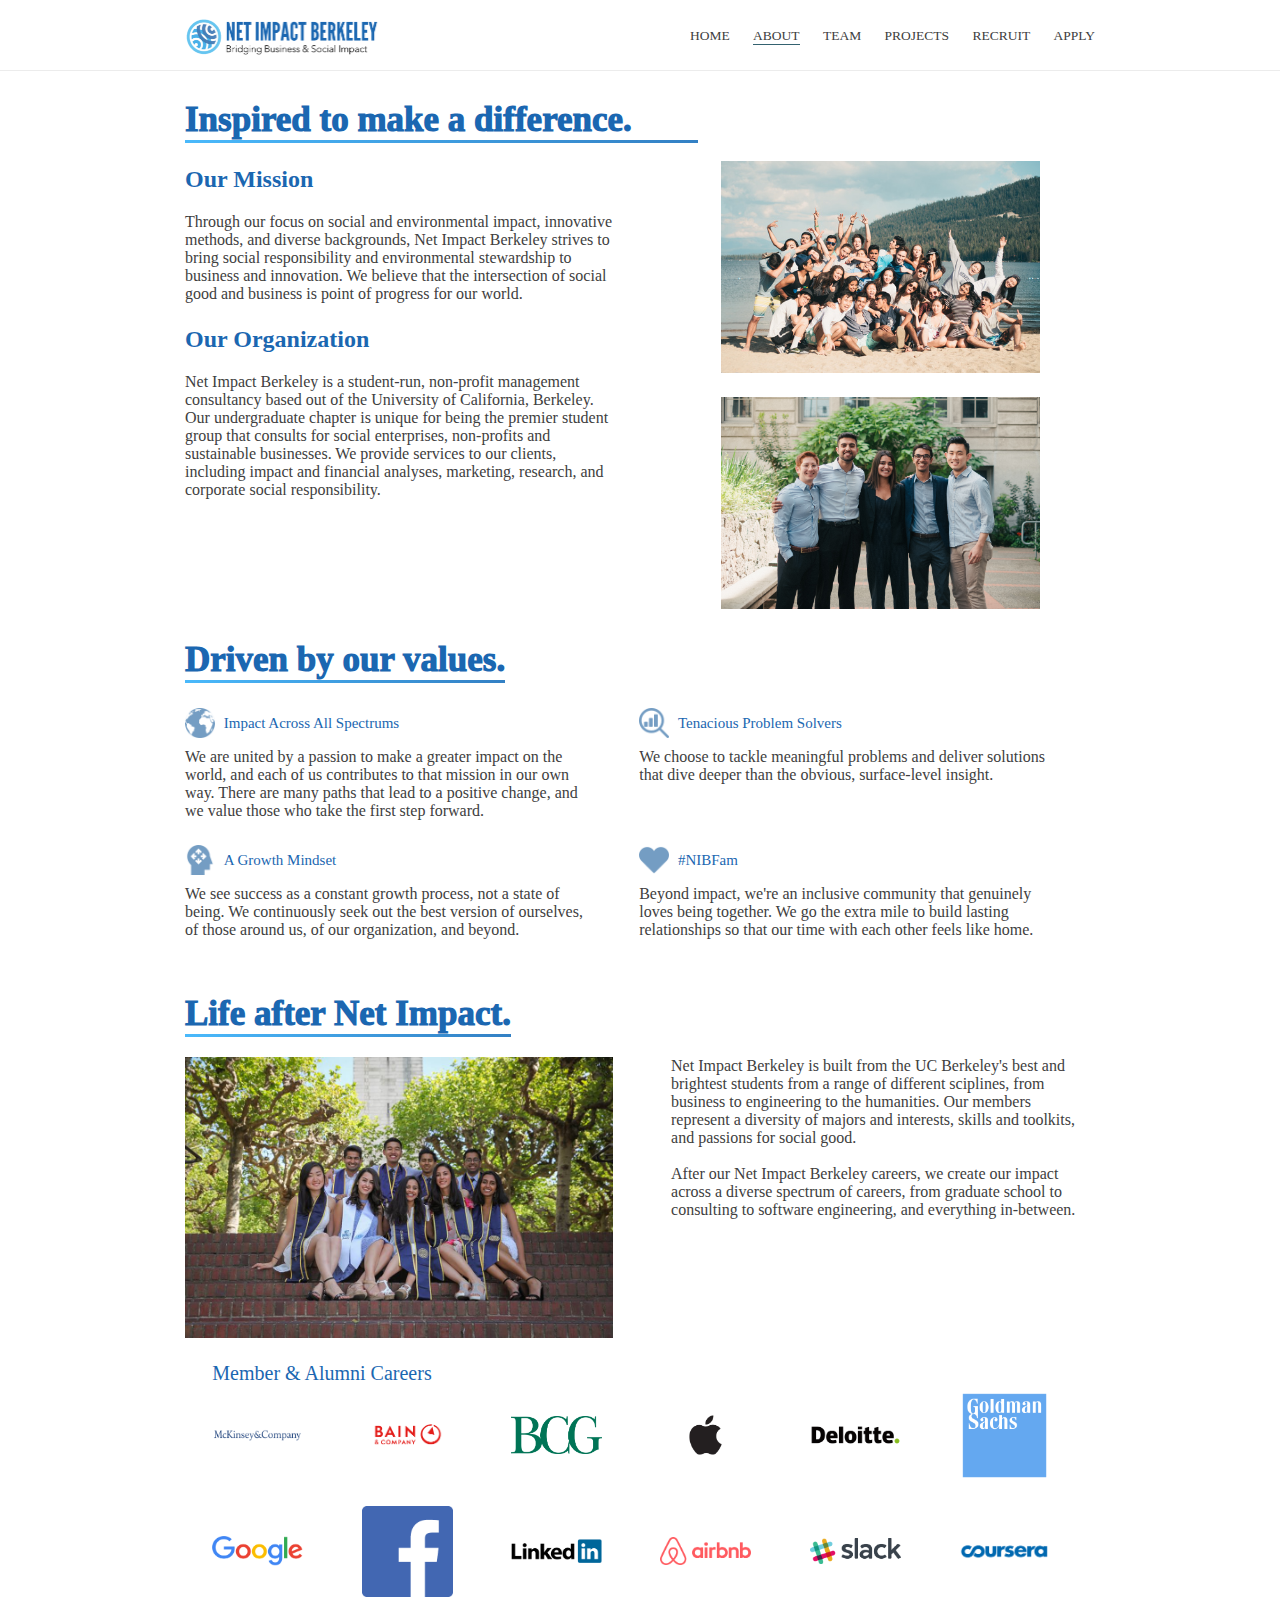
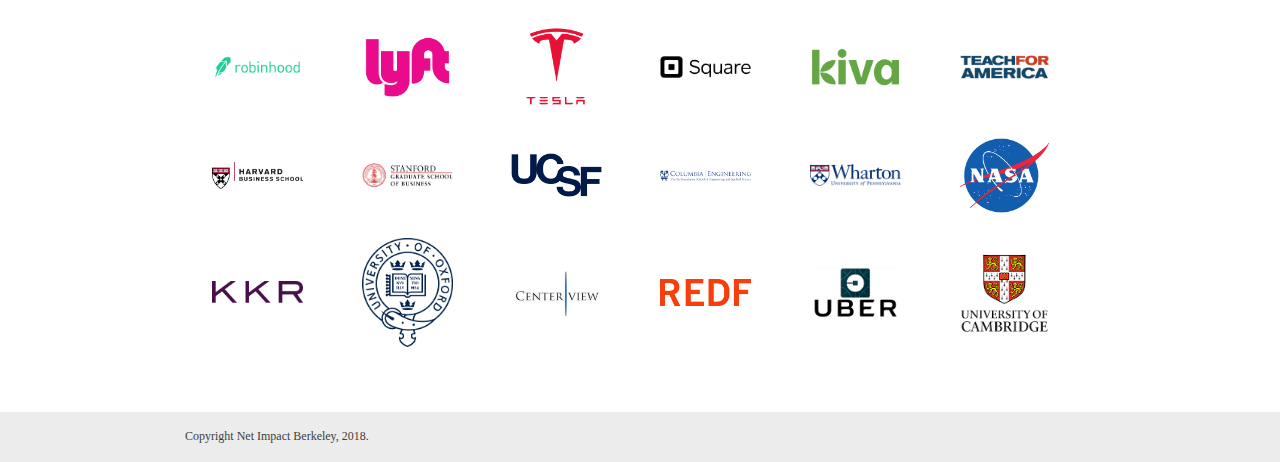
<file: about.html>
<!DOCTYPE html>
<html>

<head>

    <title> Net Impact Berkeley </title>
    <link rel="icon" href="assets/img/nib_favicon.png">

    <link rel = "stylesheet" type = "text/css" href = "assets/css/nav-bar.css">
    <link rel = "stylesheet" type = "text/css" href = "assets/css/style.css">
    <link rel = "stylesheet" type = "text/css" href = "assets/css/about.css">

    <!-- <link rel="stylesheet" type="text/css" href="https://fonts.googleapis.com/css?family=Open+Sans" /> -->

    <link rel="stylesheet" href="https://use.fontawesome.com/releases/v5.0.13/css/all.css" integrity="sha384-DNOHZ68U8hZfKXOrtjWvjxusGo9WQnrNx2sqG0tfsghAvtVlRW3tvkXWZh58N9jp" crossorigin="anonymous">

    <script src="https://code.jquery.com/jquery-1.11.3.min.js"></script>
    <script type="text/javascript" src="assets/js/script.js"></script>


    <meta property="og:title" name = "title" content="Net Impact Berkeley" />
    <!-- <meta property="og:url" name = "url" content="https://naomijung.github.io/" /> -->
    <!-- <meta property="og:image" name = "image" content="assets/img/web-thumbnail.png" /> -->
    <!-- <meta property="og:description" name = "description" content="Hi I'm Naomi, welcome to my site!" /> -->
</head>

<body>

    <div id = "nav-topbar">
            <div id = "nav-item-container">
                <div id = "nav-home"> <a class = "active" href = "index.html"> <img class = "nib-logo" src = "assets/img/net_impact.png"> </a> </div>
                <img id = "menu" src = "assets/img/menu.png">
                <div id = "nav-items">
                    <div id = "nav-home-words" class = "nav-item"> <a href = "index.html"> HOME </a>
                    </div>
                    <div id = "nav-about" class = "nav-item"> <a href = "about.html"> ABOUT </a>
                        <div style = "height:1px; background-color: #346270;"> </div> 
                    </div>
                    <div id = "nav-team" class = "nav-item"> <a href = "team.html"> TEAM </a> </div>
                    <div id = "nav-projects" class = "nav-item"> <a href = "projects.html"> PROJECTS </a> </div>
                    <div id = "nav-join" class = "nav-item"> <a href = "recruit.html"> RECRUIT </a> </div>
                    <div id = "nav-apply" class = "nav-item"> <a href = "https://airtable.com/shrdhY0Yw2bRVgigv" target = "_blank"> APPLY </a> </div>
                </div>
            </div>
        </div>
    
        <div id = "side-bar">
            <div id = "side-items">
                <div id = "nav-home-words" class = "nav-item"> <a href = "index.html"> <b>HOME</b> </a></div>
                <div id = "nav-about" class = "nav-item"> <a href = "about.html"> ABOUT </a></div>
                <div id = "nav-team" class = "nav-item"> <a href = "team.html"> TEAM </a> </div>
                <div id = "nav-projects" class = "nav-item"> <a href = "projects.html"> PROJECTS </a> </div>
                <div id = "nav-join" class = "nav-item"> <a href = "recruit.html"> RECRUIT </a> </div>
                <div id = "nav-apply" class = "nav-item"> <a href = "APP LINK"> APPLY </a> </div>
            </div>
        </div>

    <div id = "outside" style = "position:fixed; display: none; top: 0; height: 100vh; width: 100vw; z-index: 30">
    </div>


    <div class = "content">
        <div id = "about">
            <div id = "about-words">
                <div class ="page-header" id = "inspired"><b>Inspired to make a difference.</b>
                    <div class = "page-header-underline"></div>
                </div>
                <div id = "about-first"><img src = "assets/img/about1.jpg" ></div>
                <div class ="para">
                    <b style="color:#1B67B1"><h2> Our Mission </h2> </b>
                    Through our focus on social and environmental impact, innovative 
                    methods, and diverse backgrounds, Net Impact Berkeley strives to
                     bring social responsibility and environmental stewardship to business 
                     and innovation. We believe that the intersection of social good 
                     and business is point of progress for our world.
                </div>
                <div class ="para">
                    <p>
                    <b style="color:#1B67B1"><h2> Our Organization </h2> </b>
                    Net Impact Berkeley is a student-run, non-profit management 
                    consultancy based out of the University of California, Berkeley. 
                    Our undergraduate chapter is unique for being the premier student 
                    group that consults for social enterprises, non-profits and 
                    sustainable businesses. We provide services to our clients, 
                    including impact and financial analyses, marketing, research, 
                    and corporate social responsibility.</p>
                </div>
                
            </div>

            <div id = "about-pics">
            <br><br><br>
                <img src = "assets/img/about1.jpg" class = "about-image">
                <img src = "assets/img/about2.jpg" class = "about-image">
            </div>
            <br><br>

        </div>

        <div id = "values">
            <div class = "page-header"> <b> Driven by our values. </b>
                    <div class = "page-header-underline"></div>
            </div>
            <div id = "value-container">
                <div class = "value">  
                    <div class = "value-header">
                        <img src = "assets/img/impact.png">
                        <b style="color:#1B67B1">Impact Across All Spectrums</b>
                    </div>
                    <div class = "para">
                        We are united by a passion to make a greater 
                        impact on the world, and each of us contributes 
                        to that mission in our own way. There are many paths 
                        that lead to a positive change, and we value those
                        who take the first step forward.
                    </div>

                </div>
                <div class = "value"> 
                    <div class = "value-header">
                        <img src = "assets/img/tenacious.png">
                        <b style="color:#1B67B1">Tenacious Problem Solvers</b>
                    </div>
                    <div class = "para">
                        We choose to tackle meaningful problems and 
                        deliver solutions that dive deeper than the 
                        obvious, surface-level insight.
                    </div>
                </div>
                <div class = "value"> 
                    <div class = "value-header">
                        <img src = "assets/img/growth.png">
                        <b style="color:#1B67B1">A Growth Mindset</b>
                    </div>
                    <div class = "para">
                        We see success as a constant growth process, 
                        not a state of being. We continuously seek out 
                        the best version of ourselves, of those around us, 
                        of our organization, and beyond.
                    </div>
                </div>
                <div class = "value"> 
                    <div class = "value-header">
                        <img src = "assets/img/fam.png">    
                        <b style="color:#1B67B1">#NIBFam</b>
                    </div>
                    <div class = "para">
                        Beyond impact, we're an inclusive community that
                        genuinely loves being together. We go the extra 
                        mile to build lasting relationships so that our 
                        time with each other feels like home.
                    </div>
                </div>
            </div>
        </div>

        <div style= "height:30px"></div>

        <div id = "alumni">
            <div class = "page-header"> <b> Life after Net Impact. </b>
                    <div class = "page-header-underline"></div>
            </div>
            <br>
            <div style= "height:20px"></div>
            <div id = "alumni-img"> 
                <img id = "grad-photo" src =  "assets/img/grad.jpg">
            </div>
            <div class = "para">
                Net Impact Berkeley is built from the UC Berkeley's 
                best and brightest students from a range of different 
                sciplines, from business to engineering to the humanities. 
                Our members represent a diversity of majors and interests, 
                skills and toolkits, and passions for social good. 
                <br> <br>
                After our Net Impact Berkeley careers, 
                we create our impact across a diverse spectrum of
                careers, from graduate school to consulting to 
                software engineering, and everything in-between. 
            </div>
            <div style= "height:20px"></div>
            <div><b style="color:#1B67B1; font-size:20px; margin-left:3%">Member & Alumni Careers</b></div> 
            <div style= "height:5px"></div>
            <div id = "company-logos">
                <a href = 'https://www.mckinsey.com/' target = "_blank"><img src = "assets/img/careers/mckinsey.png"></a>
                <a href = 'http://www.bain.com/' target = "_blank"><img src = "assets/img/careers/bain.png"></a>
                <a href = 'https://www.bcg.com/' target = "_blank"><img src = "assets/img/careers/bcg.png"></a>
                <a href = 'https://www.apple.com/' target = "_blank"><img src = "assets/img/careers/apple.png"></a>
                <a href = 'https://www2.deloitte.com/us/en.html' target = "_blank"> <img src = "assets/img/careers/deloitte.png"></a>
                <a href = 'http://www.goldmansachs.com/' target = "_blank"><img src = "assets/img/careers/gs.png"></a>
                <a href = 'https://www.google.com/' target = "_blank"><img src = "assets/img/careers/google.png"></a>
                <a href = 'https://www.facebook.com/' target = "_blank">   <img src = "assets/img/careers/fb.png"></a>
                <a href = 'https://www.linkedin.com/' target = "_blank"><img src = "assets/img/careers/linkedin.png"></a>
               <a href = 'https://www.airbnb.com/' target = "_blank"> <img src = "assets/img/careers/airbnb.png"></a>
                <a href = 'https://slack.com/' target = "_blank"><img src = "assets/img/careers/slack.png"></a>
                <a href = 'https://www.coursera.org/' target = "_blank"><img src = "assets/img/careers/coursera.png"></a>
                <a href = 'https://robinhood.com/' target = "_blank"><img src = "assets/img/careers/robinhood.png"></a>
                <a href = 'https://www.lyft.com/' target = "_blank"><img src = "assets/img/careers/lyft.png"></a>
                <a href = 'https://www.tesla.com/' target = "_blank"><img src = "assets/img/careers/tesla.png"></a>
                <a href = 'https://squareup.com/' target = "_blank"><img src = "assets/img/careers/square.png"></a>
                <a href = 'https://www.kiva.org/' target = "_blank"><img src = "assets/img/careers/kiva.png"></a>
                <a href = 'https://www.teachforamerica.org/' target = "_blank"><img src = "assets/img/careers/tfa.png"></a>
                <a href = 'https://www.hbs.edu/Pages/default.aspx' target = "_blank"><img src = "assets/img/careers/hbs.png"></a>
                <a href = 'https://www.gsb.stanford.edu/' target = "_blank"><img src = "assets/img/careers/stanford.png"></a>
               <a href = 'https://www.ucsf.edu/' target = "_blank"> <img src = "assets/img/careers/ucsf.png"></a>
               <a href = 'http://engineering.columbia.edu/' target = "_blank"> <img src = "assets/img/careers/columbia.png"></a>
                <a href = 'https://www.wharton.upenn.edu/' target = "_blank"><img src = "assets/img/careers/wharton.png"></a>
                <a href = 'https://www.nasa.gov/' target = "_blank"> <img src = "assets/img/careers/nasa.png"> </a>    
                <a href = 'https://www.kkr.com/' target = "_blank"> <img src = "assets/img/careers/kkr.png"></a>     
                <a href = 'http://www.ox.ac.uk/' target = "_blank"> <img src = "assets/img/careers/oxford.png"></a>     
                <a href = 'http://www.centerviewpartners.com/' target = "_blank"> <img src = "assets/img/careers/centerview1.png"></a>  
                <a href = 'http://www.redf.org/' target = "_blank"> <img src = "assets/img/careers/redf.png"></a>     
                <a href = 'http://www.uber.com/' target = "_blank"> <img src = "assets/img/careers/uber.png"></a>     
                <a href = 'https://www.cam.ac.uk//' target = "_blank"> <img src = "assets/img/careers/cambridge.png"></a>     



            </div>


        </div>
            
       
    </div>

    <div class = "footer">
            <div class = "footer-container">
                <div class = "copyright">
                    Copyright Net Impact Berkeley, 2018.
                </div>
                <!-- <i class="fab fa-facebook-f"></i> -->
                <div style = "height:50px;display:inline-block;vertical-align:middle"></div>
                <div class = "links">
                    <a href = "mailto:nibundergrad@gmail.com"><i class="fas fa-envelope"></i></a>
                    <a href = "https://www.facebook.com/nib.berkeley.edu/" target = "_blank"><i class="fab fa-facebook-f"></i></a>
                    <a href = "https://www.linkedin.com/company/net-impact-berkeley-undergrad/" target = "_blank"><i class="fab fa-linkedin-in"></i></a>
                </div>
            </div>
        </div>

</body>

</html>
</file>
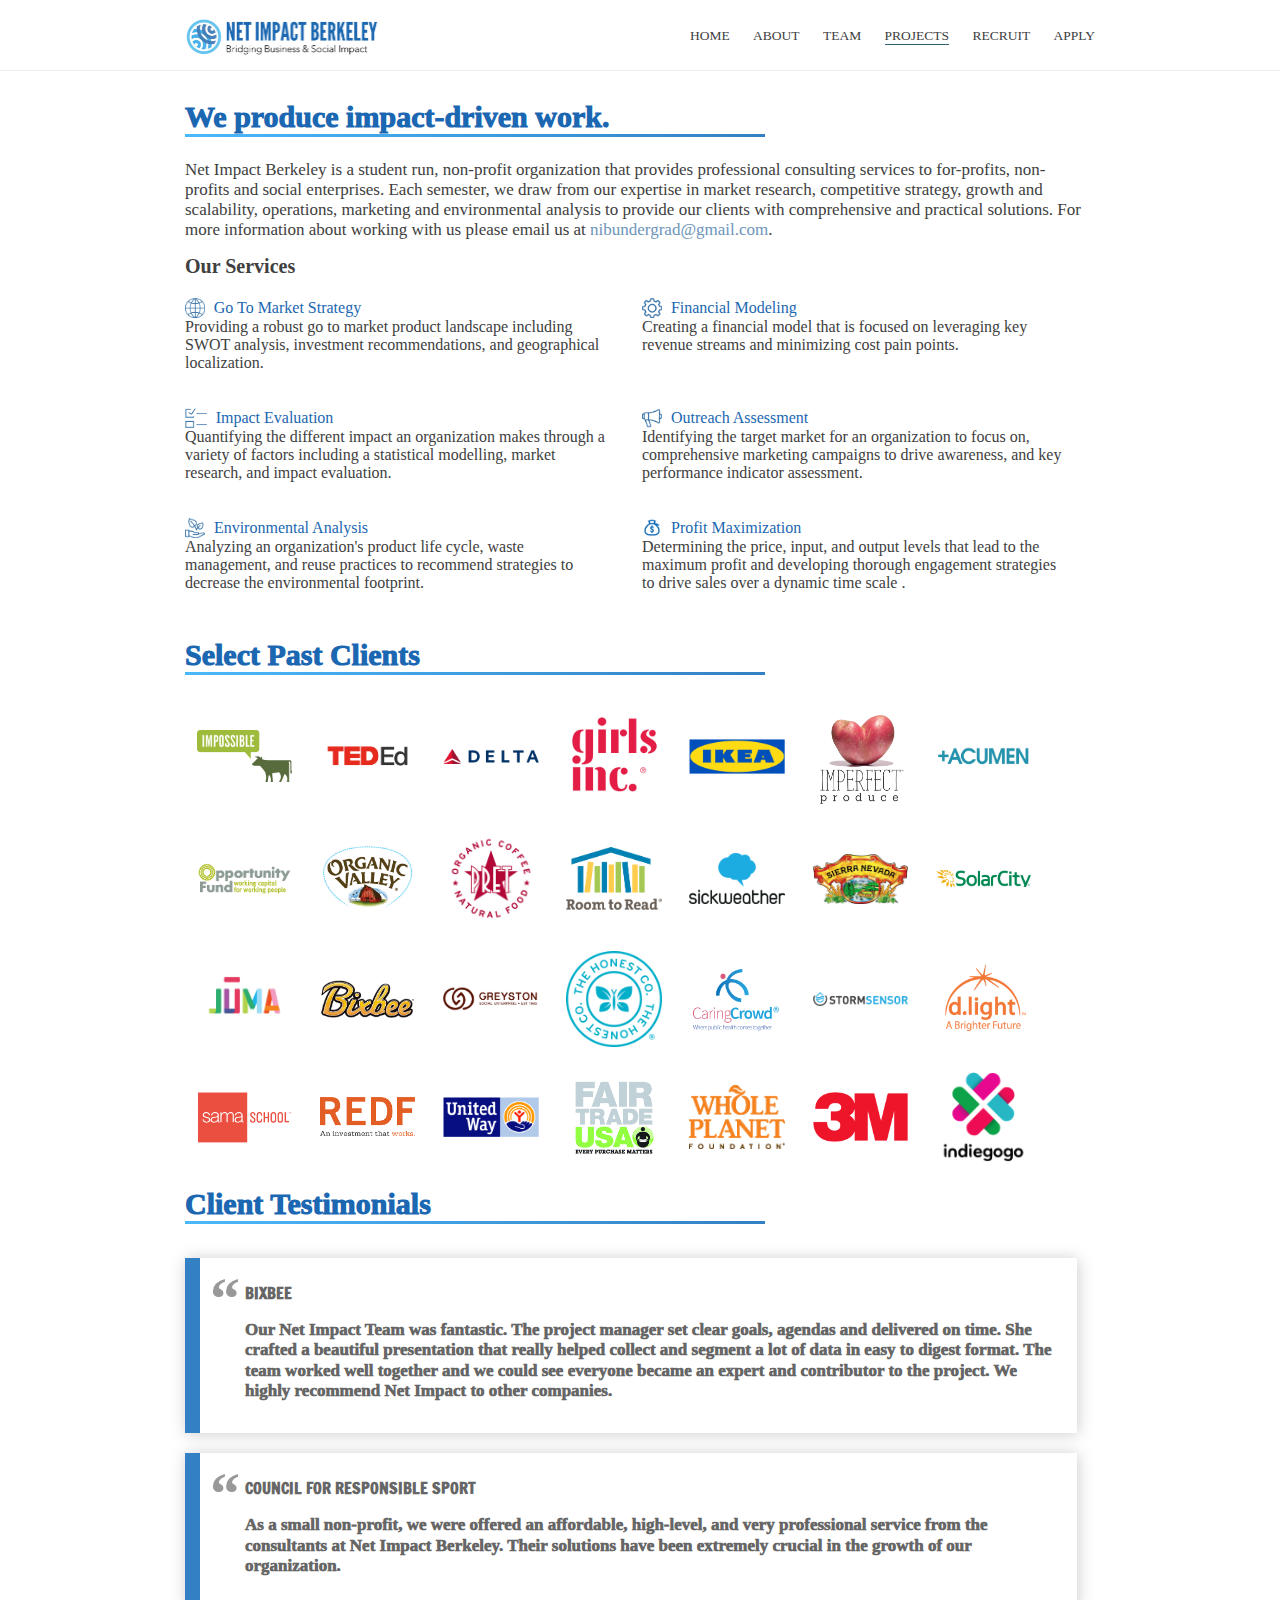
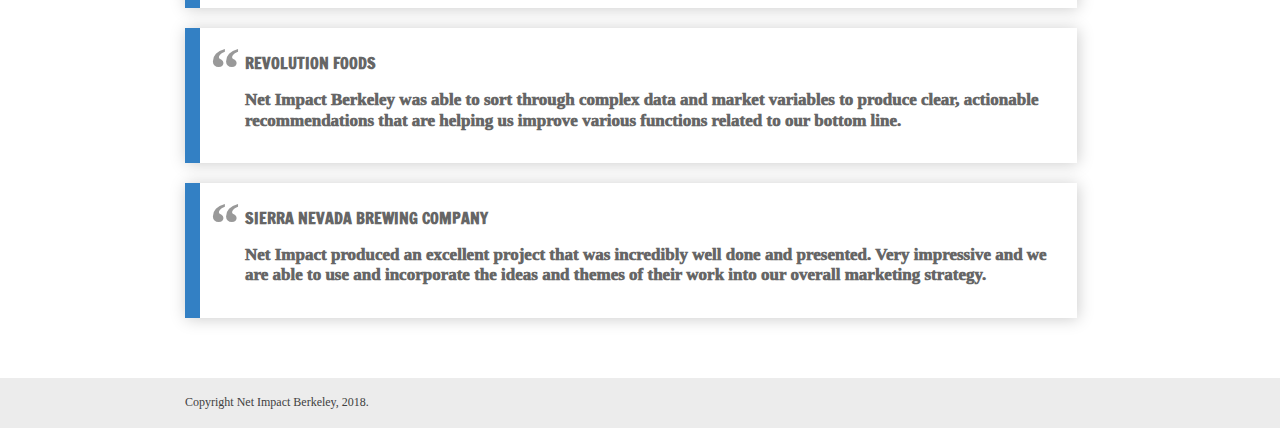
<file: projects.html>
<!DOCTYPE html>
<html>

<head>

    <title> Net Impact Berkeley </title>
    <link rel="icon" href="assets/img/nib_favicon.png">

    <link rel = "stylesheet" type = "text/css" href = "assets/css/nav-bar.css">
    <link rel = "stylesheet" type = "text/css" href = "assets/css/style.css">
    <link rel = "stylesheet" type = "text/css" href = "assets/css/projects.css">
    <link rel="stylesheet" href="https://use.fontawesome.com/releases/v5.0.13/css/all.css" integrity="sha384-DNOHZ68U8hZfKXOrtjWvjxusGo9WQnrNx2sqG0tfsghAvtVlRW3tvkXWZh58N9jp" crossorigin="anonymous">

    <!-- <link rel="stylesheet" type="text/css" href="https://fonts.googleapis.com/css?family=Open+Sans" /> -->

    <script src="https://code.jquery.com/jquery-1.11.3.min.js"></script>
    <script type="text/javascript" src="assets/js/script.js"></script>


    <meta property="og:title" name = "title" content="Net Impact Berkeley" />
    <!-- <meta property="og:url" name = "url" content="https://naomijung.github.io/" /> -->
    <!-- <meta property="og:image" name = "image" content="assets/img/web-thumbnail.png" /> -->
    <!-- <meta property="og:description" name = "description" content="Hi I'm Naomi, welcome to my site!" /> -->
</head>

<body>

    <div id = "nav-topbar">
            <div id = "nav-item-container">
                <div id = "nav-home"> <a class = "active" href = "index.html"> <img class = "nib-logo" src = "assets/img/net_impact.png"> </a> </div>
                <img id = "menu" src = "assets/img/menu.png">
                <div id = "nav-items">
                    <div id = "nav-home-words" class = "nav-item"> <a href = "index.html"> HOME </a></div>
                    <div id = "nav-about" class = "nav-item"> <a href = "about.html"> ABOUT </a></div>
                    <div id = "nav-team" class = "nav-item"> <a href = "team.html"> TEAM </a> </div>
                    <div id = "nav-sponsors" class = "nav-item"> <a href = "projects.html"> PROJECTS </a> 
                        <div style = "height:1px; background-color: #346270;"> </div> 
                    </div>
                    <div id = "nav-join" class = "nav-item"> <a href = "recruit.html"> RECRUIT </a> </div>
                    <div id = "nav-apply" class = "nav-item"> <a href = "https://airtable.com/shrdhY0Yw2bRVgigv" target = "_blank"> APPLY </a> </div>
                </div>
            </div>
    
        </div>
    
        <div id = "side-bar">
            <div id = "side-items">
                <div id = "nav-home-words" class = "nav-item"> <a href = "index.html"> <b>HOME</b> </a></div>
                <div id = "nav-about" class = "nav-item"> <a href = "about.html"> ABOUT </a></div>
                <div id = "nav-team" class = "nav-item"> <a href = "team.html"> TEAM </a> </div>
                <div id = "nav-sponsors" class = "nav-item"> <a href = "sponsors.html"> PROJECTS </a> </div>
                <div id = "nav-join" class = "nav-item"> <a href = "recruit.html"> RECRUIT </a> </div>
                <div id = "nav-apply" class = "nav-item"> <a href = "APP LINK"> APPLY </a> </div>
            </div>
        </div>

    <div id = "outside" style = "position:fixed; display: none; top: 0; height: 100vh; width: 100vw; z-index: 30">
    </div>


    <div class = "content">
        <div id = "top-side-split">
        
        <div id = "projects-text">
            
            <div class ="page-header"><b>We produce impact-driven work.</b>
                <div class = "page-header-underline"></div>
            </div>
            <div class = "para" id="about-services">
                    Net Impact Berkeley is a student run, 
                    non-profit organization that provides 
                    professional consulting services to for-profits, 
                    non-profits and social enterprises. 
                    Each semester, we draw from our expertise 
                    in market research, competitive strategy, 
                    growth and scalability, operations, marketing 
                    and environmental analysis to provide our 
                    clients with comprehensive and practical solutions. 
                    For more information about working with us 
                    please email us at <a class = "para-link" href = "mailto:nibundergrad@gmail.com">nibundergrad@gmail.com</a>.
            </div>

            <div id = "services">
                <div style= "font-size:20px; font-weight:800">
                    Our Services
                </div>


                <div id = "service-container">
                        <div class = "service">  
        
                        </div>     

            </div>
            <div class="grid-container">
              <div class="grid-item">
              <div class = "service"> 
                            <div class = "service-header">
                                <img src = "assets/img/market.png">
                                <b style="color:#1B67B1">Go To Market Strategy</b>
                            </div>
                            <div class = "para">
                                Providing a robust go to market product 
                                landscape including SWOT analysis, 
                                investment recommendations, and geographical 
                                localization.

                            </div>
                        </div>
              </div>
              <div class="grid-item">
                   <div class = "service"> 
                            <div class = "service-header" id="model">
                                <img src = "assets/img/model.png">
                                <b style="color:#1B67B1">Financial Modeling</b>
                            </div>
                            <div class = "para">
                                    Creating a financial model that is focused on 
                                    leveraging key revenue streams and minimizing
                                    cost pain points.

                            </div>
                        </div>
              </div>
              <div class="grid-item">
                  <div class = "service"> 
                            <div class = "service-header">
                                <img src = "assets/img/eval.png">    
                                <b style="color:#1B67B1">Impact Evaluation</b>
                            </div>
                            <div class = "para">
                                 Quantifying the different 
                                 impact an organization makes through 
                                 a variety of factors including a statistical 
                                 modelling, market research, and impact evaluation.
                            </div>
                        </div>
              </div>  
              <div class="grid-item">
                   <div class = "service"> 
                            <div class = "service-header" id="outreach">
                                <img src = "assets/img/outreach.png">    
                                <b style="color:#1B67B1">Outreach Assessment</b>
                            </div>
                            <div class = "para">
                                    Identifying the target market for an 
                                    organization to focus on, comprehensive 
                                    marketing campaigns to drive awareness, 
                                    and key performance indicator assessment.
                            </div>
                        </div>
              </div>
              <div class="grid-item">
                   <div class = "service"> 
                            <div class = "service-header" >
                                <img src = "assets/img/env.png">    
                                <b style="color:#1B67B1">Environmental Analysis</b>
                            </div>
                            <div class = "para">
                                Analyzing an organization's product life cycle, waste
                                management, and reuse practices to recommend
                                strategies to decrease the environmental footprint.
                            </div>
                        </div>
                    </div>
                     <div class="grid-item">
                  <div class = "service"> 
                            <div class = "service-header">
                                <img src = "assets/img/money.png">    
                                <b style="color:#1B67B1">Profit Maximization </b>
                            </div>
                            <div class = "para">
                                 Determining the price, input, and output levels that lead to the maximum profit and developing thorough engagement strategies to drive sales over a dynamic time scale .
                            </div>
                        </div>
              </div> 
              </div>
            
            </div>
        </div>

        
        
        </div>

    <div id = "client-test">

    </div>
    <div class ="page-header"><b>Select Past Clients</b>
        <div class = "page-header-underline"></div>
        <div id = "client-container">
        
        <div id = "clients">
                <div style= "height:12px"></div>
                <a href = 'https://www.impossiblefoods.com/' target = "_blank"> <img src = "assets/img/clients/impossible.png"></a>
                <a href = 'https://ed.ted.com' target = "_blank"><img src = "assets/img/clients/ted.png"></a>
                <a href = 'https://www.delta.com/' target = "_blank"><img src = "assets/img/clients/delta.png"></a>
                <a href = 'https://girlsinc.org/' target = "_blank"> <img src = "assets/img/clients/girls.png"></a>
                <a href = 'https://www.ikea.com/us/en/' target = "_blank"> <img src = "assets/img/clients/ikea.png"></a>
                <a href = 'https://www.imperfectproduce.com/' target = "_blank"> <img src = "assets/img/clients/imperfect.png"></a>
                 <a href = 'https://www.plusacumen.org/' target = "_blank"><img src = "assets/img/clients/acumen.png"></a>
                 <a href = 'https://www.opportunityfund.org/' target = "_blank"><img src = "assets/img/clients/of.png"></a>
                <a href = 'https://www.organicvalley.coop/' target = "_blank"> <img src = "assets/img/clients/ov.png"></a>
                 <a href = 'https://www.pret.com/en-us/' target = "_blank"><img src = "assets/img/clients/pret.png"></a>
                 <a href = 'http://www.roomtoread.org/' target = "_blank"><img src = "assets/img/clients/roomtoread.png"></a>
                <a href = 'http://www.sickweather.com/' target = "_blank"> <img src = "assets/img/clients/sickweather.png"></a>
                <a href = 'https://sierranevada.com/' target = "_blank"> <img src = "assets/img/clients/sierra.png"></a>
                <a href = 'https://www.tesla.com/solarpanels?energy_redirect=true' target = "_blank"> <img src = "assets/img/clients/solarcity.png"></a>
                <a href = 'https://www.juma.org/' target = "_blank"> <img src = "assets/img/clients/juma.png"></a>
               <a href = 'http://www.bixbee.com/' target = "_blank">  <img src = "assets/img/clients/bixbee.png"></a>
                <a href = 'https://greyston.org/' target = "_blank">  <img src = "assets/img/clients/greyston.png"></a>
              <a href = 'https://www.honest.com/' target = "_blank">   <img src = "assets/img/clients/honest.png"></a>
                <a href = 'https://www.caringcrowd.org/' target = "_blank"> <img src = "assets/img/clients/cc.png"></a>
                <a href = 'https://www.stormsensor.io/' target = "_blank"> <img src = "assets/img/clients/storm.png"></a>
                <a href = 'http://www.dlight.com/' target = "_blank"> <img src = "assets/img/clients/dlight.png"></a>
                <a href = 'https://www.samaschool.org/' target = "_blank"> <img src = "assets/img/clients/sama.png"></a>
                <a href = 'http://redf.org/' target = "_blank"> <img src = "assets/img/clients/redf.png"></a>
                <a href = 'https://www.unitedway.org/' target = "_blank"> <img src = "assets/img/clients/uw.png"></a>
                <a href = 'https://www.fairtradecertified.org/' target = "_blank"> <img src = "assets/img/clients/fairtrade.png"></a>
                 <a href = 'https://www.wholeplanetfoundation.org/' target = "_blank"> <img src = "assets/img/clients/whole-planet.png"></a>
                <a href = 'https://www.3M.com/' target = "_blank"> <img src = "assets/img/clients/3M.png"></a>
                <a href = 'https://www.indiegogo.com/' target = "_blank"> <img src = "assets/img/clients/indie.png"></a>


            </div>
        </div>
    </div>   
    <div class ="page-header"><b>Client Testimonials</b>
    <div class = "page-header-underline"></div>
    <br>
     <blockquote class="gray">
        <h1><span class="cgray"> BIXBEE</h1>  
        <p> Our Net Impact Team was fantastic. The project manager set clear goals, agendas and delivered on time. She  crafted a beautiful presentation  that really helped collect and segment a lot of data in easy to digest format. The team worked well together and we could see everyone became an expert and contributor to the project. <B>We highly recommend Net Impact to other companies.</B>
    </p>
    </blockquote>
    <blockquote class="gray">
        <h1><span class="cgray">COUNCIL FOR RESPONSIBLE SPORT</h1>  
        <p> As a small non-profit, we were offered an affordable, high-level, and very professional service from the consultants at Net Impact Berkeley. <B>Their solutions have been extremely crucial in the growth of our organization.</B>
    </p>
    </blockquote>
     <blockquote class="gray">
        <h1><span class="cgray">REVOLUTION FOODS</h1>  
        <p> Net Impact Berkeley was able to sort through complex data and market variables to<b> produce clear, actionable recommendations that are helping us improve various functions related to our bottom line.</b>
    </p>
    </blockquote>
    </blockquote>
     <blockquote class="gray">
        <h1><span class="cgray">SIERRA NEVADA BREWING COMPANY</h1>  
        <p> Net Impact produced an excellent project that was incredibly well done and presented. <b> Very impressive and we are able to use and incorporate the ideas and themes of their work into our overall marketing strategy.</b>
    </b>
    </p>
    </blockquote>
    </div>
    </div>


    <div class = "footer">
            <div class = "footer-container">
                <div class = "copyright">
                    Copyright Net Impact Berkeley, 2018.
                </div>
                <!-- <i class="fab fa-facebook-f"></i> -->
                <div style = "height:50px;display:inline-block;vertical-align:middle"></div>
                <div class = "links">
                    <a href = "mailto:nibundergrad@gmail.com"><i class="fas fa-envelope"></i></a>
                    <a href = "https://www.facebook.com/nib.berkeley.edu/" target = "_blank"><i class="fab fa-facebook-f"></i></a>
                    <a href = "https://www.linkedin.com/company/net-impact-berkeley-undergrad/" target = "_blank"><i class="fab fa-linkedin-in"></i></a>
                </div>
            </div>
        </div>



</body>

</html>
</file>
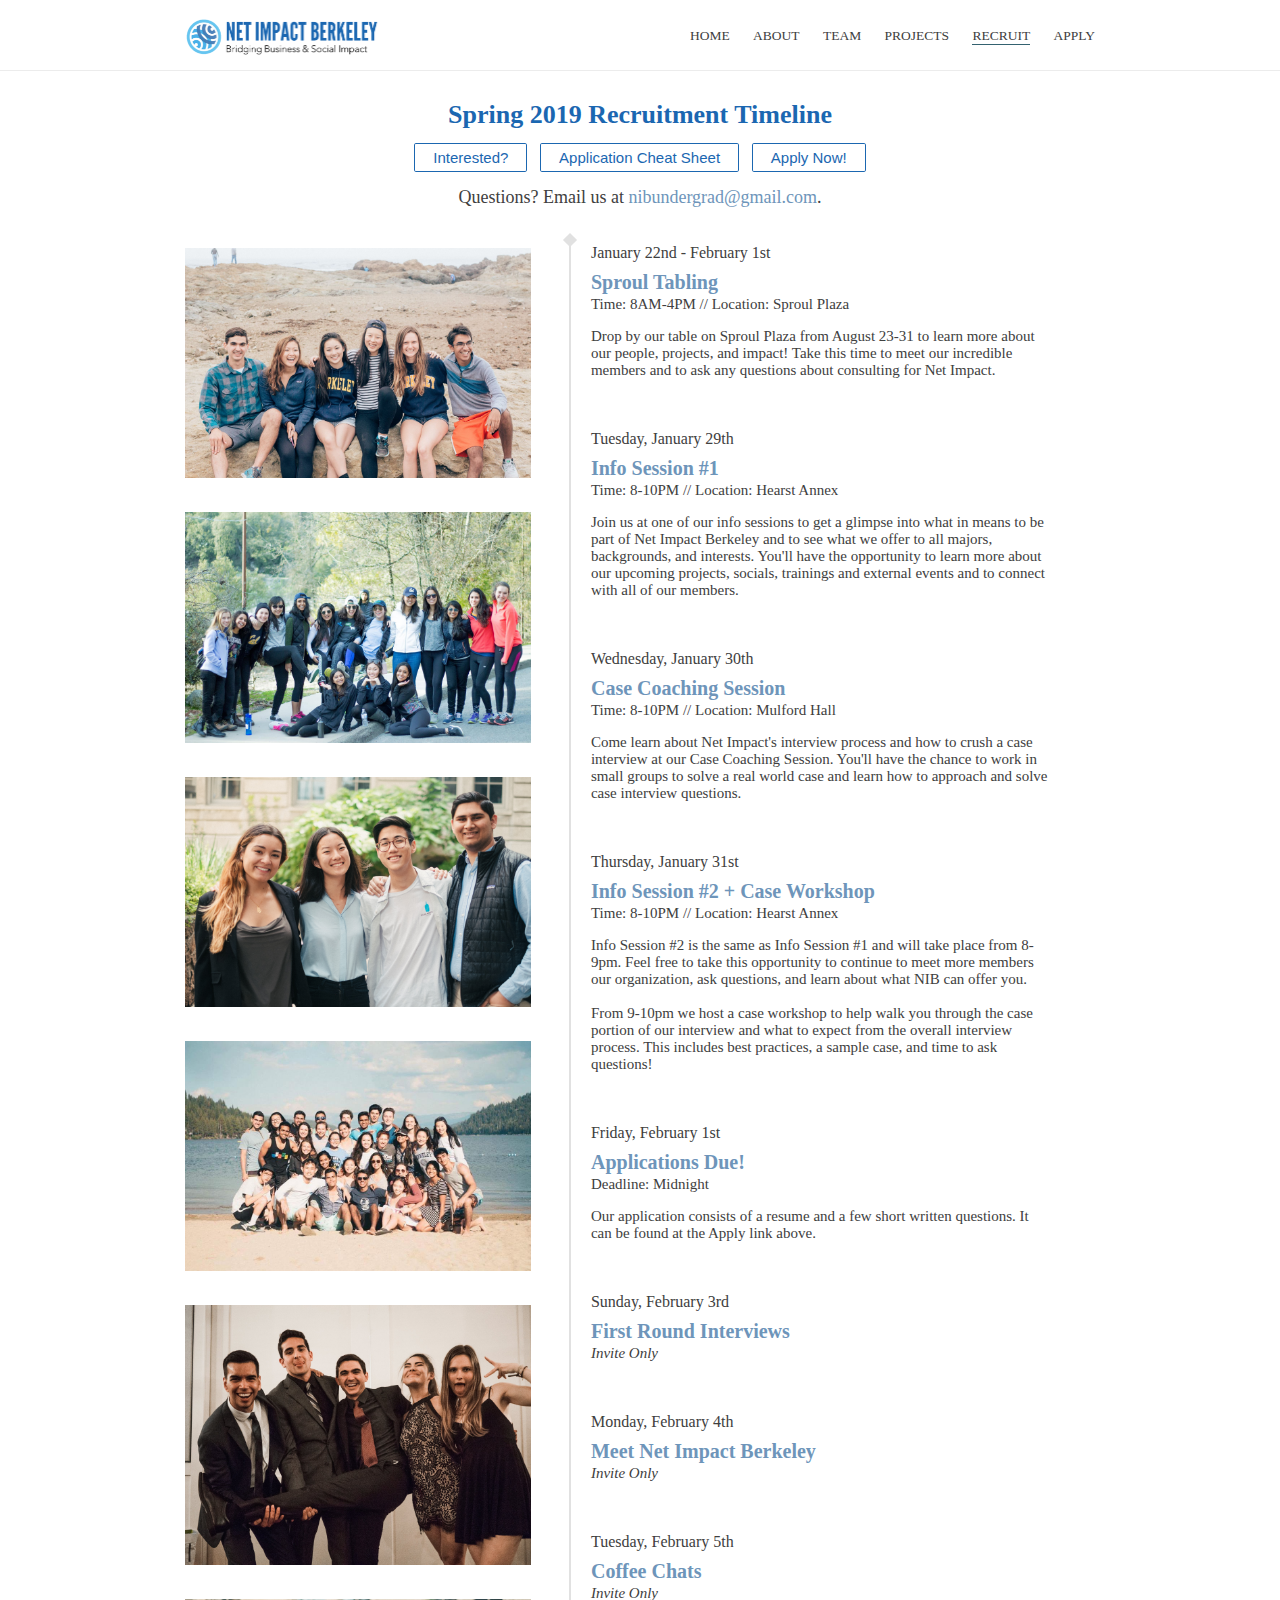
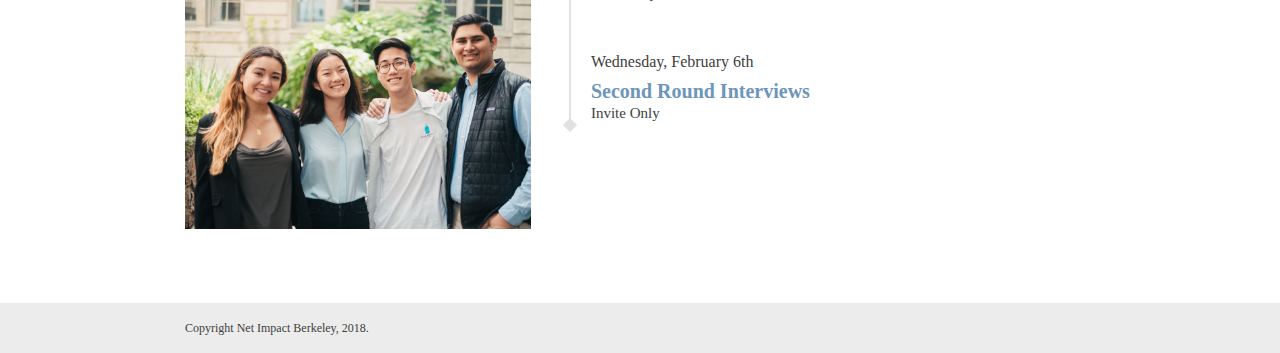
<file: recruit.html>
<!DOCTYPE html>
<html>

<head>

    <title> Net Impact Berkeley </title>
    <link rel="icon" href="assets/img/nib_favicon.png">

    <link rel = "stylesheet" type = "text/css" href = "assets/css/nav-bar.css">
    <link rel = "stylesheet" type = "text/css" href = "assets/css/style.css">
    <link rel = "stylesheet" type="text/css" href = "assets/css/recruit.css">
    <link rel="stylesheet" href="https://use.fontawesome.com/releases/v5.0.13/css/all.css" integrity="sha384-DNOHZ68U8hZfKXOrtjWvjxusGo9WQnrNx2sqG0tfsghAvtVlRW3tvkXWZh58N9jp" crossorigin="anonymous">

    <!-- <link rel="stylesheet" type="text/css" href="https://fonts.googleapis.com/css?family=Open+Sans" /> -->

    <script src="https://code.jquery.com/jquery-1.11.3.min.js"></script>
    <script type="text/javascript" src="assets/js/script.js"></script>


    <meta property="og:title" name = "title" content="Net Impact Berkeley" />
    <!-- <meta property="og:url" name = "url" content="https://naomijung.github.io/" /> -->
    <!-- <meta property="og:image" name = "image" content="assets/img/web-thumbnail.png" /> -->
    <!-- <meta property="og:description" name = "description" content="Hi I'm Naomi, welcome to my site!" /> -->
</head>

<body>

    <div id = "nav-topbar">
            <div id = "nav-item-container">
                <div id = "nav-home"> <a class = "active" href = "index.html"> <img class = "nib-logo" src = "assets/img/net_impact.png"> </a> </div>
                <img id = "menu" src = "assets/img/menu.png">
                <div id = "nav-items">
                    <div id = "nav-home-words" class = "nav-item"> <a href = "index.html"> HOME </a></div>
                    <div id = "nav-about" class = "nav-item"> <a href = "about.html"> ABOUT </a></div>
                    <div id = "nav-team" class = "nav-item"> <a href = "team.html"> TEAM </a> </div>
                    <div id = "nav-sponsors" class = "nav-item"> <a href = "projects.html"> PROJECTS </a> </div>
                    <div id = "nav-join" class = "nav-item"> <a href = "recruit.html"> RECRUIT </a>
                    <div style = "height:1px; background-color: #346270;"> </div> 
                    </div>
                    <div id = "nav-apply" class = "nav-item">  <a href = "https://airtable.com/shrdhY0Yw2bRVgigv" target="_blank">APPLY
                     </a> </div>
                </div>
            </div>
    
        </div>
    
        <div id = "side-bar">
            <div id = "side-items">
                <div id = "nav-home-words" class = "nav-item"> <a href = "index.html"> <b>HOME</b> </a></div>
                <div id = "nav-about" class = "nav-item"> <a href = "about.html"> ABOUT </a></div>
                <div id = "nav-team" class = "nav-item"> <a href = "team.html"> TEAM </a> </div>
                <div id = "nav-sponsors" class = "nav-item"> <a href = "sponsors.html"> PROJECTS </a> </div>
                <div id = "nav-join" class = "nav-item"> <a href = "recruit.html"> RECRUIT </a> </div>
                <div id = "nav-apply" class = "nav-item"> <a href = "https://airtable.com/shrvSZpwMs9Pjnzcf" target = "_blank"> APPLY </a> </div>
            </div>
        </div>
        

    <div id = "outside" style = "position:fixed; display: none; top: 0; height: 100vh; width: 100vw; z-index: 30">
    </div>



<div class = "content">
    <div id = "recruit">
        <div class="resume-title">
            <h3><b style="color:#1B67B1; font-size: 26px; font-family: Avenir;">Spring 2019 Recruitment Timeline</b></h3>
        </div>
        <div id = "recruit-buttons">
            <a href = "https://goo.gl/forms/VcH4Y2MW7t9ZC1aE3" class = "recruit-but" id = "interest-form" target="_blank"> Interested? </a>
            <a href = "assets/docs/NIB-App-Checklist.pdf" class = "recruit-but" id = "cheat-sheet" target="_blank">Application Cheat Sheet </a>
            <a href = "https://airtable.com/shrdhY0Yw2bRVgigv" class = "recruit-but" id = "apply-now" target="_blank"> Apply Now!</a>
        </div>  
        <div id = "questions">
            Questions? Email us at <a class = "para-link" href = "mailto:nibundergrad@gmail.com">nibundergrad@gmail.com</a>.
        </div>
        <div id = "recruit-photos">
            <img src = "assets/img/recruit5.jpg">
            <img src = "assets/img/recruit4.jpg">
            <img src = "assets/img/recruit9.jpg">
            <img src = "assets/img/recruit6.jpg">
            <img src = "assets/img/recruit1.jpg">
            <img src = "assets/img/recruit9.jpg">


        </div>
        <div id = "recruit-calendar">
            <div class="container">
                <div class="row">
                    <div class="col-md-12">
                        <div class="resume">
                            <ul class="timeline">
                                <li class="timeline">
                                    <div class="posted-date">
                                      <span class="month">January 22nd - February 1st</span>
                                    </div><!-- /posted-date -->
    
                                    <div class="timeline-panel wow fadeInUp">
                                        <div class="timeline-content">
                                            <div class="timeline-heading">
                                                <h3>Sproul Tabling</h3>
                                                <span>Time: 8AM-4PM // Location: Sproul Plaza</span>
                                            </div><!-- /timeline-heading -->
    
                                            <div class="timeline-body">
                                                <p>Drop by our table on Sproul Plaza from August 
                                                    23-31 to learn more about our people, projects, 
                                                    and impact! Take this time to meet our incredible 
                                                    members and to ask any questions about consulting 
                                                    for Net Impact.  </p>
                                            </div><!-- /timeline-body -->
                                        </div> <!-- /timeline-content -->
                                    </div> <!-- /timeline-panel -->
                                </li>
                                


                                <li class="timeline-inverted">
                                    <div class="posted-date">
                                      <span class="month">Tuesday, January 29th</span>
                                    </div><!-- /posted-date -->
    
                                    <div class="timeline-panel wow fadeInUp">
                                        <div class="timeline-content">
                                            <div class="timeline-heading">
                                                <h3>Info Session #1</h3>
                                                <span>Time: 8-10PM // Location: Hearst Annex</span>
                                            </div><!-- /timeline-heading -->
    
                                            <div class="timeline-body">
                                                <p>Join us at one of our info sessions 
                                                    to get a glimpse into what in means to be part of Net Impact Berkeley and to see what we offer 
                                                    to all majors, backgrounds, and interests. 
                                                    You'll have the opportunity to learn more about 
                                                    our upcoming projects, socials, trainings and 
                                                    external events and to connect with all of our members. </p>
                                            </div><!-- /timeline-body -->
                                        </div> <!-- /timeline-content -->
                                    </div> <!-- /timeline-panel -->
                                </li>
                                
                                <li class="timeline-inverted">
                                    <div class="posted-date">
                                      <span class="month">Wednesday, January 30th</span>
                                    </div><!-- /posted-date -->
                                
                                    <div class="timeline-panel wow fadeInUp">
                                        <div class="timeline-content">
                                            <div class="timeline-heading">
                                                <h3>Case Coaching Session</h3>
                                                <span>Time: 8-10PM // Location: Mulford Hall</span>
                                            </div><!-- /timeline-heading -->
                                
                                            <div class="timeline-body">
                                                <p>Come learn about Net Impact's interview process and how to crush a case interview at our Case Coaching Session. You'll have the chance to work in small groups to solve a real world case and learn how to approach and solve case interview questions. </p>
                                            </div><!-- /timeline-body -->
                                        </div> <!-- /timeline-content -->
                                    </div> <!-- /timeline-panel -->
                                </li>


                                <li>
                                    <div class="posted-date">
                                      <span class="month">Thursday, January 31st</span>
                                    </div><!-- /posted-date -->
    
                                   <div class="timeline-panel wow fadeInUp">
                                        <div class="timeline-content">
                                            <div class="timeline-heading">
                                                <h3>Info Session #2 + Case Workshop</h3>
                                                <span>Time: 8-10PM // Location: Hearst Annex</span>
                                            </div><!-- /timeline-heading -->
    
                                            <div class="timeline-body">
                                                <p>Info Session #2 is the same as Info Session #1 and will take place from 8-9pm. Feel free to 
                                                    take this opportunity to continue to meet more 
                                                    members our organization, ask questions, and 
                                                    learn about what NIB can offer you.
                                                    <br><br>
                                                    From 9-10pm we host a case workshop to help walk you through 
                                                    the case portion of our interview and what 
                                                    to expect from the overall interview process. 
                                                    This includes best practices, a sample case, 
                                                    and time to ask questions! </p>
                                            </div><!-- /timeline-body -->
                                        </div> <!-- /timeline-content -->
                                    </div><!-- /timeline-panel -->
                                </li>
    
                        
    
                                <li>
                                    <div class="posted-date">
                                      <span class="month">Friday, February 1st</span>
                                    </div><!-- /posted-date -->
    
                                    <div class="timeline-panel wow fadeInUp">
                                        <div class="timeline-content">
                                            <div class="timeline-heading">
                                                <h3>Applications Due!</h3>
                                                <span> Deadline: Midnight</span>
                                            </div><!-- /timeline-heading -->
    
                                            <div class="timeline-body">
                                                <p>Our application consists of a resume and a few short written questions. It can be found at the Apply link above. </p>
                                            </div><!-- /timeline-body -->
                                        </div> <!-- /timeline-content -->
                                    </div><!-- /timeline-panel -->
                                </li>
    
                                <li class="timeline-inverted">
                                    <div class="posted-date">
                                      <span class="month">Sunday, February 3rd</span>
                                    </div><!-- /posted-date -->
    
                                    <div class="timeline-panel wow fadeInUp">
                                        <div class="timeline-content">
                                            <div class="timeline-heading">
                                                <h3>First Round Interviews</h3>
                                                <span> <i>Invite Only </i></span></p>            
                                            </div><!-- /timeline-heading -->
    
                                            <div class="timeline-body">
                                                <p> 
                                        </div><!-- /timeline-body -->
                                        </div> <!-- /timeline-content -->
                                    </div><!-- /timeline-panel -->
                                </li>
                                <li class="timeline-inverted">
                                        <div class="posted-date">
                                            <span class="month">Monday, February 4th</span>
                                        </div><!-- /posted-date -->
                                
                                        <div class="timeline-panel wow fadeInUp">
                                            <div class="timeline-content">
                                                <div class="timeline-heading">
                                                    <h3>Meet Net Impact Berkeley</h3>
                                                    <span> <i>Invite Only</i> </span>
                                                </div><!-- /timeline-heading -->
                                
                                                <div class="timeline-body">
                                                    <p>
                                                     </p>   
                                            </div><!-- /timeline-body -->
                                            </div> <!-- /timeline-content -->
                                        </div><!-- /timeline-panel -->
                                    </li>
                                <li>
                                    <div class="posted-date">
                                        <span class="month">Tuesday, February 5th </span>
                                    </div><!-- /posted-date -->

                                    <div class="timeline-panel wow fadeInUp">
                                        <div class="timeline-content">
                                            <div class="timeline-heading">
                                                <h3>Coffee Chats</h3>
                                                <span> <i>Invite Only </i></span>
                                            </div><!-- /timeline-heading -->

                                            <div class="timeline-body">
                                                <p> </p>
                                         </div><!-- /timeline-body -->
                                        </div> <!-- /timeline-content -->
                                    </div><!-- /timeline-panel -->
                                </li>


                                <li>
                                    <div class="posted-date">
                                        <span class="month">Wednesday, February 6th</span>
                                    </div><!-- /posted-date -->
    
                                    <div class="timeline-panel wow fadeInUp">
                                        <div class="timeline-content">
                                            <div class="timeline-heading">
                                                <h3>Second Round Interviews</h3>
                                                <span> Invite Only </span>
                                            </div><!-- /timeline-heading -->
    
                                         <div class="timeline-body">
                                            <p> </p>                                            
                                            </div><!-- /timeline-body -->
                                        </div> <!-- /timeline-content -->
                                    </div><!-- /timeline-panel -->
                                </li>
                            </ul>
                        </div>
                    </div>
                </div><!-- /row -->
            </div><!-- /.container -->
        </div>
    </div>
</div>

<div class = "footer">
        <div class = "footer-container">
            <div class = "copyright">
                Copyright Net Impact Berkeley, 2018.
            </div>
            <!-- <i class="fab fa-facebook-f"></i> -->
            <div style = "height:50px;display:inline-block;vertical-align:middle"></div>
            <div class = "links">
                <a href = "mailto:nibundergrad@gmail.com"><i class="fas fa-envelope"></i></a>
                <a href = "https://www.facebook.com/nib.berkeley.edu/" target = "_blank"><i class="fab fa-facebook-f"></i></a>
                <a href = "https://www.linkedin.com/company/net-impact-berkeley-undergrad/" target = "_blank"><i class="fab fa-linkedin-in"></i></a>
            </div>
        </div>
    </div>
</body>

</html>
</file>
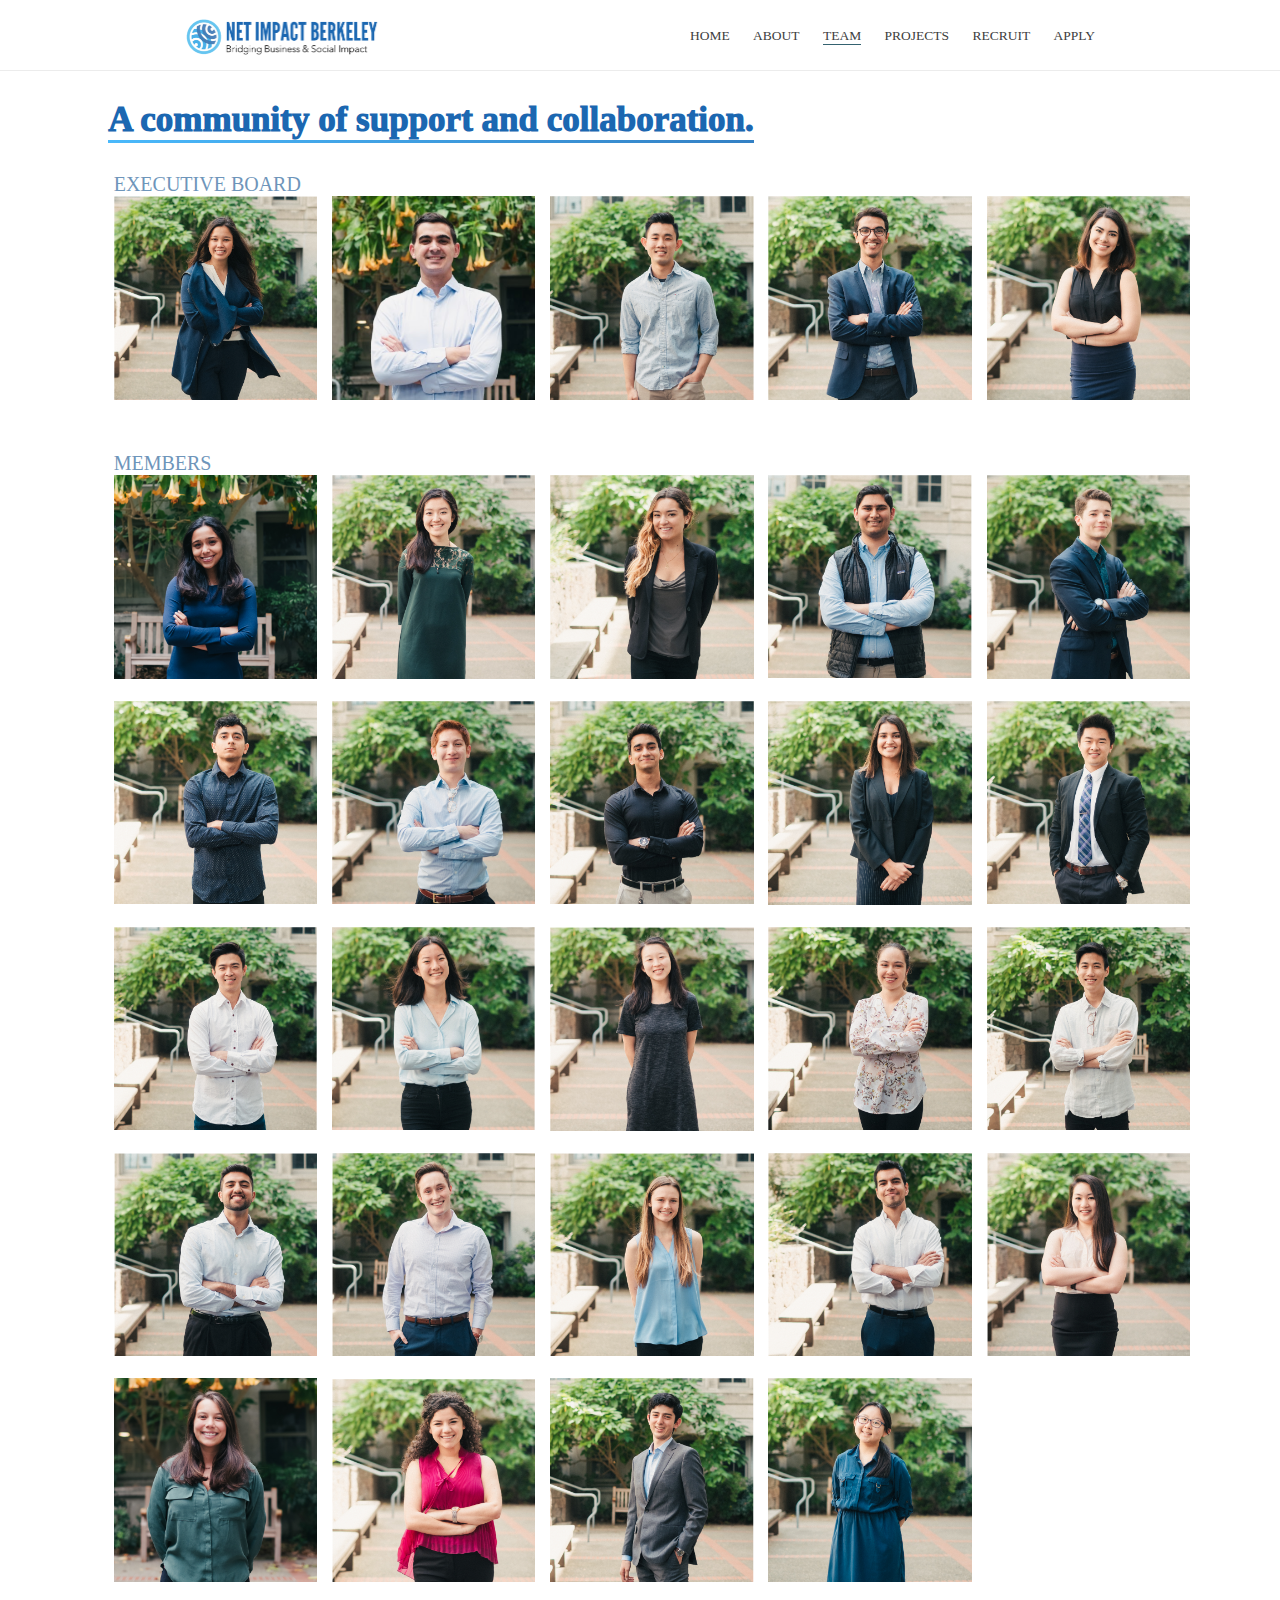
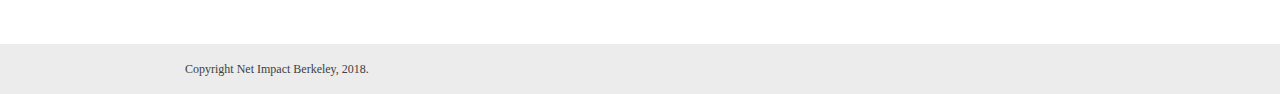
<file: team.html>
<!DOCTYPE html>
<html>

<head>

    <title> Net Impact Berkeley </title>
    <link rel="icon" href="assets/img/nib_favicon.png">

    <link rel = "stylesheet" type = "text/css" href = "assets/css/nav-bar.css">
    <link rel = "stylesheet" type = "text/css" href = "assets/css/style.css">
    <link rel = "stylesheet" type = "text/css" href = "assets/css/team.css">
    <link rel = "stylesheet" type = "text/css" href = "assets/css/fontawesome.css">
    <!-- <link rel="stylesheet" type="text/css" href="https://fonts.googleapis.com/css?family=Open+Sans" /> -->

    <link rel="stylesheet" href="https://use.fontawesome.com/releases/v5.0.13/css/all.css" integrity="sha384-DNOHZ68U8hZfKXOrtjWvjxusGo9WQnrNx2sqG0tfsghAvtVlRW3tvkXWZh58N9jp" crossorigin="anonymous">


    <script src="https://code.jquery.com/jquery-1.11.3.min.js"></script>
    <script type="text/javascript" src="assets/js/script.js"></script>


    <meta property="og:title" name = "title" content="Net Impact Berkeley" />
    <!-- <meta property="og:url" name = "url" content="https://naomijung.github.io/" /> -->
    <!-- <meta property="og:image" name = "image" content="assets/img/web-thumbnail.png" /> -->
    <!-- <meta property="og:description" name = "description" content="Hi I'm Naomi, welcome to my site!" /> -->
</head>

<body>

    <div id = "nav-topbar">
            <div id = "nav-item-container">
                <div id = "nav-home"> <a class = "active" href = "index.html"> <img class = "nib-logo" src = "assets/img/net_impact.png"> </a> </div>
                <img id = "menu" src = "assets/img/menu.png">
                <div id = "nav-items">
                    <div id = "nav-home-words" class = "nav-item"> <a href = "index.html"> HOME </a>
                    </div>
                    <div id = "nav-about" class = "nav-item"> <a href = "about.html"> ABOUT </a>
                    </div>
                    <div id = "nav-team" class = "nav-item"> <a href = "team.html"> TEAM </a>
                        <div style = "height:1px; background-color: #346270;"> </div> 
                    </div>
                    <div id = "nav-projects" class = "nav-item"> <a href = "projects.html"> PROJECTS </a> </div>
                    <div id = "nav-join" class = "nav-item"> <a href = "recruit.html"> RECRUIT </a> </div>
                    <div id = "nav-apply" class = "nav-item"> <a href = "https://airtable.com/shrdhY0Yw2bRVgigv" target = "_blank"> APPLY </a> </div>
                </div>
            </div>
    
        </div>
    
        <div id = "side-bar">
            <div id = "side-items">
                <div id = "nav-home-words" class = "nav-item"> <a href = "index.html"> <b>HOME</b> </a></div>
                <div id = "nav-about" class = "nav-item"> <a href = "about.html"> ABOUT </a></div>
                <div id = "nav-team" class = "nav-item"> <a href = "team.html"> TEAM </a> </div>
                <div id = "nav-projects" class = "nav-item"> <a href = "projects.html"> PROJECTS </a> </div>
                <div id = "nav-join" class = "nav-item"> <a href = "recruit.html"> RECRUIT </a> </div>
                <div id = "nav-apply" class = "nav-item"> <a href = "APP LINK"> APPLY </a> </div>
            </div>
        </div>

    <div id = "outside" style = "position:fixed; display: none; top: 0; height: 100vh; width: 100vw; z-index: 30">
    </div>

    <div class = "content">

        <div id = "team-header">
            <div class ="page-header"><b>A community of support and collaboration.</b>
                <div class = "page-header-underline"></div>
            </div>
        </div>
        <div id = "exec">
            <div class = "team-subtitle">EXECUTIVE BOARD</div>

            <div class = "team-images"> 
                <div class = 'profile-exec'>
                    <img src = "assets/img/team/lindsay.png">
                    <div class = "overlay"></div>
                    <div class = "name fade"> 
                        <h3>Lindsay Saldebar</h3> 
                        <p> President </p>
                        <p> <a href = "https://www.linkedin.com/in/lindsaysaldebar/" target = "_blank"><i class="fab fa-linkedin-in"></i></a>
                        </p>
                    </div>
                </div>
                 <div class = 'profile-exec'>
                    <img src = "assets/img/team/dakota1.png">
                    <div class = "overlay"></div>
                    <div class = "name fade"> 
                        <h3>Dakota Bishop</h3> 
                        <p> VP External Affairs </p>
                        <p> <a href = "https://www.linkedin.com/in/dakota-b-bishop/" target = "_blank"><i class="fab fa-linkedin-in"></i></a>
                        </p>
                    </div>
                </div>
                <div class = 'profile'>
                    <img src = "assets/img/team/andyl.png">
                    <div class = "overlay"></div>
                    <div class = "name fade"> 
                        <h3>Andy Luo</h3> 
                        <p> VP Associate Development </p>
                        <p> <a href = "https://www.linkedin.com/in/andy-luo-253a52111/" target = "_blank"><i class="fab fa-linkedin-in"></i></a>
                        </p>
                    </div>
                </div>
               <div class = 'profile'>
                        <img src = "assets/img/team/pranav.png">
                        <div class = "overlay"></div>
                        <div class = "name fade"> 
                            <h3>Pranav Gulati</h3> 
                            <p> VP Consulting</p>
                            <p> <a href = "https://www.linkedin.com/in/pgulati18/" target = "_blank"><i class="fab fa-linkedin-in"></i></a>
                            </p>
                        </div>
                    </div>


                <div class = 'profile'>
                    <img src = "assets/img/team/abby.png">
                    <div class = "overlay"></div>
                    <div class = "name fade"> 
                        <h3>Abby Hu</h3> 
                        <p> VP Finance and Operations </p>
                        <p> <a href = "https://www.linkedin.com/in/abigail-hu/" target = "_blank"><i class="fab fa-linkedin-in"></i></a>
                        </p>
                    </div>
                </div>

            </div>

        </div>
    
        <div id = "members">
            <div class = "team-subtitle">MEMBERS</div>
            <div class = "team-images">
                <div class = "team-images"> 
                 <div class = 'profile-exec'>
                    <img src = "assets/img/team/gita.png">
                    <div class = "overlay"></div>
                    <div class = "name fade"> 
                        <h3>Gita Venkatakrishnan</h3> 
                        <p> Account Manager </p>
                        <p> <a href = "https://www.linkedin.com/in/gita-venkatakrishnan-b2497ab8/" target = "_blank"><i class="fab fa-linkedin-in"></i></a>
                        </p>
                    </div>
                </div>
                   
                    <div class = 'profile'>
                        <img src = "assets/img/team/gloria.png">
                        <div class = "overlay"></div>
                        <div class = "name fade"> 
                            <h3>Gloria Chen</h3> 
                            <p> Account Manager </p>
                            <p> <a href = "https://www.linkedin.com/in/gloriauchen/" target = "_blank"><i class="fab fa-linkedin-in"></i></a>
                            </p>
                        </div>
                    </div>

                    <div class = 'profile'>
                        <img src = "assets/img/team/tati.png">
                        <div class = "overlay"></div>
                        <div class = "name fade"> 
                            <h3>Tatiana Vierma</h3> 
                            <p> Project Manger  </p>
                            <p> <a href = "https://www.linkedin.com/in/tatiana-vierma-85b232135/" target = "_blank"><i class="fab fa-linkedin-in"></i></a>
                            </p>
                        </div>
                    </div>
                    <div class = 'profile'>
                        <img src = "assets/img/team/pratik.png">
                        <div class = "overlay"></div>
                        <div class = "name fade"> 
                            <h3>Pratik Bhat</h3> 
                            <p> Project Manager </p>
                            <p> <a href = "https://www.linkedin.com/in/pratikbhat/" target = "_blank"><i class="fab fa-linkedin-in"></i></a>
                            </p>
                        </div>
                    </div>
                   
                    <div class = 'profile'>
                        <img src = "assets/img/team/calvin.png">
                        <div class = "overlay"></div>
                        <div class = "name fade"> 
                            <h3>Calvin Price</h3> 
                            <p> Project Manager </p>
                            <p> <a href = "https://www.linkedin.com/in/calvin-price-3b4226139/" target = "_blank"><i class="fab fa-linkedin-in"></i></a>
                            </p>
                        </div>
                    </div>
                    <div class = 'profile'>
                        <img src = "assets/img/team/rags.png">
                        <div class = "overlay"></div>
                        <div class = "name fade"> 
                            <h3>Raaghav Minocha</h3> 
                            <p> Project Manager</p>
                            <p> <a href = "https://www.linkedin.com/in/raaghav-minocha/" target = "_blank"><i class="fab fa-linkedin-in"></i></a>
                            </p>
                        </div>
                    </div>
                     <div class = 'profile'>
                        <img src = "assets/img/team/andyg.png">
                        <div class = "overlay"></div>
                        <div class = "name fade"> 
                            <h3>Andy Garcia</h3> 
                            <p> Senior Associate </p>
                            <p> <a href = "https://www.linkedin.com/in/andy-garcia-344a35129/" target = "_blank"><i class="fab fa-linkedin-in"></i></a>
                            </p>
                        </div>
                    </div>
                    <div class = 'profile'>
                        <img src = "assets/img/team/ashu.png">
                        <div class = "overlay"></div>
                        <div class = "name fade"> 
                            <h3>Ashutosh Bajpai</h3> 
                            <p> Senior Associate </p>
                            <p> <a href = "https://www.linkedin.com/in/ashutosh-bajpai-94b489131/" target = "_blank"><i class="fab fa-linkedin-in"></i></a>
                            </p>
                        </div>
                    </div>
                    <div class = 'profile'>
                        <img src = "assets/img/team/shal.png">
                        <div class = "overlay"></div>
                        <div class = "name fade"> 
                            <h3>Shalini Haupt</h3> 
                            <p> Senior Associate </p>
                            <!-- <p> <a href = "https://www.linkedin.com/in/tatiana-vierma-85b232135/" target = "_blank"><i class="fab fa-linkedin-in"></i></a> -->
                            </p>
                        </div>
                    </div>
                   
                    <div class = 'profile'>
                        <img src = "assets/img/team/edward.png">
                        <div class = "overlay"></div>
                        <div class = "name fade"> 
                            <h3>Edward Yang</h3> 
                            <p> Senior Associate</p>
                            <p> <a href = "https://www.linkedin.com/in/edwardryang/" target = "_blank"><i class="fab fa-linkedin-in"></i></a>
                            </p>
                        </div>
                    </div>
                    <div class = 'profile'>
                        <img src = "assets/img/team/fang.png">
                        <div class = "overlay"></div>
                        <div class = "name fade"> 
                            <h3>Fang Deng</h3> 
                            <p> Senior Associate</p>
                            <p> <a href = "https://www.linkedin.com/in/dfangshuo/" target = "_blank"><i class="fab fa-linkedin-in"></i></a>
                            </p>
                        </div>
                    </div>
                    <div class = 'profile'>
                        <img src = "assets/img/team/jen.png">
                        <div class = "overlay"></div>
                        <div class = "name fade"> 
                            <h3>Jennifer Lu</h3> 
                            <p>  Associate </p>
                            <p> <a href = "https://www.linkedin.com/in/jenniferzlu/" target = "_blank"><i class="fab fa-linkedin-in"></i></a>
                            </p>
                        </div>
                    </div>
                    
                    <div class = 'profile'>
                        <img src = "assets/img/team/jane.png">
                        <div class = "overlay"></div>
                        <div class = "name fade"> 
                            <h3>Jane Kim</h3> 
                            <p> Senior Advisor</p>
                            <p> <a href = "https://www.linkedin.com/in/jane-kim-018/" target = "_blank"><i class="fab fa-linkedin-in"></i></a>
                            </p>
                        </div>
                    </div>
                    <div class = 'profile'>
                        <img src = "assets/img/team/sophias.png">
                        <div class = "overlay"></div>
                        <div class = "name fade"> 
                            <h3>Sophia Shatas</h3> 
                            <p> Senior Advisor </p>
                            <p> <a href = "https://www.linkedin.com/in/sophiashatas/" target = "_blank"><i class="fab fa-linkedin-in"></i></a>
                            </p>
                        </div>
                    </div>
                    <div class = 'profile'>
                        <img src = "assets/img/team/jon.png">
                        <div class = "overlay"></div>
                        <div class = "name fade"> 
                            <h3>Jonathan Yang</h3> 
                            <p> Senior Advisor </p>
                            <p> <a href = "https://www.linkedin.com/in/jceyang/" target = "_blank"><i class="fab fa-linkedin-in"></i></a>
                            </p>
                        </div>
                    </div>
                     
                    <div class = 'profile'>
                        <img src = "assets/img/team/steve.png">
                        <div class = "overlay"></div>
                        <div class = "name fade"> 
                            <h3>Steven Chhabra</h3> 
                            <p> Senior Advisor </p>
                            <p> <a href = "https://www.linkedin.com/in/steven-chhabra-1a9238123/" target = "_blank"><i class="fab fa-linkedin-in"></i></a>
                            </p>
                        </div>
                    </div>
                    <div class = 'profile-exec'>
                        <img src = "assets/img/team/connor.png">
                        <div class = "overlay"></div>
                        <div class = "name fade"> 
                            <h3>Connor Lydon</h3> 
                            <p> Senior Advisor </p>
                            <p> <a href = "https://www.linkedin.com/in/connorlydon/" target = "_blank"><i class="fab fa-linkedin-in"></i></a>
                            </p>
                        </div>
                    </div>

                    <div class = 'profile-exec'>
                        <img src = "assets/img/team/caroline.png">
                        <div class = "overlay"></div>
                        <div class = "name fade"> 
                            <h3>Caroline Vidmar</h3> 
                            <p> Senior Advisor </p>
                            <p> <a href = "https://www.linkedin.com/in/caroline-vidmar-781829132/" target = "_blank"><i class="fab fa-linkedin-in"></i></a>
                            </p>
                        </div>
                    </div>
                   <div class = 'profile'>
                          <img src = "assets/img/team/daksh.png">
                          <div class = "overlay"></div>
                          <div class = "name fade"> 
                              <h3>Daksh Bhatia</h3> 
                              <p> Senior Advisor </p>
                              <p> <a href = "https://www.linkedin.com/in/dakshbhatia/" target = "_blank"><i class="fab fa-linkedin-in"></i></a>
                              </p>
                          </div>
                      </div>
                      <div class = 'profile'>
                          <img src = "assets/img/team/naomi.png">
                          <div class = "overlay"></div>
                          <div class = "name fade"> 
                              <h3>Naomi Jung</h3> 
                              <p> Senior Advisor </p>
                              <p> <a href = "https://www.linkedin.com/in/jung-naomi/" target = "_blank"><i class="fab fa-linkedin-in"></i></a>
                              </p>
                          </div>
                      </div>
                     <div class = 'profile'>
                        <img src = "assets/img/team/sophia1.png">
                        <div class = "overlay"></div>
                        <div class = "name fade"> 
                            <h3>Sophia Nericcio</h3> 
                            <p> Senior Advisor </p>
                            <p> <a href = "https://www.linkedin.com/in/sophia-nericcio-702614117/" target = "_blank"><i class="fab fa-linkedin-in"></i></a>
                            </p>
                        </div>
                    </div>
                    <div class = 'profile'>
                        <img src = "assets/img/team/olivia.png">
                        <div class = "overlay"></div>
                        <div class = "name fade"> 
                            <h3>Olivia Tandowsky</h3> 
                            <p> Senior Advisor</p>
                            <p> <a href = "https://www.linkedin.com/in/olivia-tandowsky-1bb652139/" target = "_blank"><i class="fab fa-linkedin-in"></i></a>
                            </p>
                        </div>
                    </div>
                    <div class = 'profile'>
                        <img src = "assets/img/team/saam.png">
                        <div class = "overlay"></div>
                        <div class = "name fade"> 
                            <h3>Saam Zahedian</h3> 
                            <p> Senior Advisor </p>
                            <p> <a href = "https://www.linkedin.com/in/saam-z-60414794/" target = "_blank"><i class="fab fa-linkedin-in"></i></a>
                            </p>
                        </div>
                    </div>
                    <div class = 'profile'>
                        <img src = "assets/img/team/sara.png">
                        <div class = "overlay"></div>
                        <div class = "name fade"> 
                            <h3>Sara Tsai</h3> 
                            <p> Senior Advisor </p>
                            <p> <a href = "https://www.linkedin.com/in/saratsai112/" target = "_blank"><i class="fab fa-linkedin-in"></i></a>
                            </p>
                        </div>
                    </div>
                </div>
                
            </div>
        </div>
    </div>
    
<div class = "footer">
        <div class = "footer-container">
            <div class = "copyright">
                Copyright Net Impact Berkeley, 2018.
            </div>
            <!-- <i class="fab fa-facebook-f"></i> -->
            <div style = "height:50px;display:inline-block;vertical-align:middle"></div>
            <div class = "links">
                <a href = "mailto:nibundergrad@gmail.com"><i class="fas fa-envelope"></i></a>
                <a href = "https://www.facebook.com/nib.berkeley.edu/" target = "_blank"><i class="fab fa-facebook-f"></i></a>
                <a href = "https://www.linkedin.com/company/net-impact-berkeley-undergrad/" target = "_blank"><i class="fab fa-linkedin-in"></i></a>
            </div>
        </div>
    </div>
    

    
</body>

</html>
</file>
<file: assets/css/nav-bar.css>
#nav-topbar {
    position:fixed;
    top:0;
    /* top:0; */
    background-color: white;
    /* background: rgba(255,255,255,0.85); */
    width:100vw;
    height:70px;
    /* min-height: 100px; */
    z-index: 25;
    border-bottom: 1px solid #ECECEC;
    /* box-shadow: 0 2px 4px 2px lightgray; */
    font-family:Avenir;
}


#nav-item-container {
    position:relative;
    top: 14px;
    width: 75%;
    left: 50%;
    transform: translateX(-50%);
    height:100%;
    max-width: 910px;
}

#nav-topbar #nav-home {
    display: inline;
    position:relative;
    /* top: -2px; */
}

#nav-topbar #nav-home a{
    text-decoration: none;
}


#nav-topbar #nav-home .nib-logo {
    object-fit:contain;
    max-height:75%;
    top: -5px;
    position:relative;
}

#nav-topbar #nav-items {
    display: inline-block;
    position: relative;
    vertical-align:top;
    top: 20%;
    font-size: 13.5px;
    float:right;
}

#menu {
    position:absolute;
    right: 0px;
    object-fit: contain;
    max-height: 70%;
    top: -2%;
    display:none;
}

  @media screen and (max-width: 813px) {
     #nav-topbar #nav-items {
         display:none;
     }
     #menu {
         display:block;
     }
 } 

 #nav-topbar .nav-item {
    display: inline-block;
    position:relative;
    padding-left: 20px;
    /* left: 700px; 
    padding-left: 30px; */
} 

.nav-item:hover{
    color: #1B67B1;
}

.nav-item a {
    text-decoration:none;
    color: inherit;
}

#side-bar {
    display:none;
    position:fixed;
    width: 225px;
    height: 100vh;
    background-color: lightblue;
    z-index: 50;
    color: white;
    text-align:center;
    padding-top: 20px;
    left: -225px;
}

#side-items .nav-item{
    margin-top: 15px;
}


/* #nav-sidebar {
    display:none;
    position:fixed;
    top:0px;
    right:0px;
    width:325px;
    max-width: 40%;
    height:100vh;
    background-color:white;
    z-index:13;
}


#sidebar-exit {
    position:absolute;
    top:20px;
    left:85%;
    width:20px;
}

#sidebar-text-container {
    width:60%;
    position:relative;
    left: 20%;
    top: 40px;
}

#sidebar-heading {
    font-family: Raleway;
    font-size: 31px;
    text-align:center;
    margin-bottom:5px;
}

#sidebar-heading a {
    text-decoration:none;
    color: inherit;
}

#orange-line {
    background-color: #F09333;
    height:3px;
    /*width:67%;
    position:relative;
    left: 33%;
}


#menu-items a {
    display: block;
    text-decoration:none;
    text-align:right;
    margin-top:15px;
    font-size: 20px;
    color: #7F7F7F;
}

#menu-items a.on {
    color: #4E93A8;
}

 @media screen and (max-width: 810px) {
    #menu-items a {
        text-align:center;
    }
 }
</file>
<file: assets/css/style.css>
body {
    color: #404040;
    font-family: "Open Sans";
    font-weight: lighter;
    margin: 0 0;
    min-height: 100vh;
}

/* #page {
    min-height:100%;
    background-color:pink;
    position:absolute;
} */


.content {
    font-size: 15px;
    margin-top: 100px;
    position:relative;
    /* top: 50px; */
    /* text-align:center; */
    left: 50%;
    transform:translate(-50%);
    width: 100%;
    max-width: 910px;
    padding-bottom:40px;
}

.page-header {
    color: #1B67B1;
    font-weight:999;
    font-size:35px;
    font-family: "Avenir";
    position:relative;
    display:inline-block;
}

.page-header-underline {
    height:3px;
    /* background-color:yellow; */
    background-image: linear-gradient(to right, #4AB9FB, #3380C4);
}

.para {
    margin-top: 23px;
    margin-bottom:15px;
}

@media screen and (max-width: 900px) {
    .para {
        font-size: 12px;
    }
}

.footer {
    width:100vw;
    background-color: #ECECEC;
    height: 50px;
    font-size:12px;
    /* display:table; */
    /* height: 100px; */
    /* display:none; */
}

.footer-container {
    /* display:inline-block; */
    /* vertical-align:middle; */
    width: 80%;
    left: 50%;
    /* margin-top:10px; */
    position:relative;
    transform:translateX(-50%);
    max-width: 910px;
    /* height: 100%; */
    /* height: 10%; */
}

.copyright {
    display: inline-block;
    vertical-align:middle;
}

.links {
    display: inline-block;
    text-align:right;
    position:relative;
    /* right:0px; */
    /* margin-right:0px; */
    line-height: 15px;
    vertical-align: middle;
    font-size:15px;
    float:right;
    margin-top:15px;
}

.links i {
    margin-left: 12px;
}

.links a:link, .links a:visited {
    text-decoration:none;
    color:inherit;
}

.links a:hover {
    color: #6E95BA;
}

.para-link:link, .para-link:visited {
    text-decoration:none;
    color:#6E95BA
}
</file>
<file: assets/css/about.css>
body {
  font-family: Avenir;
}
#about {
    display:inline-block;
    position:relative;
}

#about-words{
    width: 47%;
    display:inline-block;
}

#about-pics{
    width:35%;
    display:inline-block;
    vertical-align:top;
    margin-left: 6%;
}

#about-pics img {
    object-fit:contain;
    max-width:100%;
    max-height:100%;
    margin-bottom: 10px;
    padding-left: 50px;
    padding-top: 10px;
}

#about-first{
    display:none;
}
#inspired{
    width: 120%;
}


@media screen and (max-width: 900px) {
    #about-words {
        width: 40%;
    }
    #about-pics {
        width: 52%;
    }
    #about-pics img {
        margin-bottom:47px;
    }
} 


@media screen and (max-width: 680px) {
    #about-words {
        width: 100%;
    }
    #about-pics {
       display:none;
    }
    #about-first {
        position:relative;
        display:inline-block;
        text-align:center;
        margin-top:20px;
    }
    #about-first img{
        object-fit:contain;
    }
    #progress{
        position:relative;
        left:50%;
        transform:translateX(-50%);
    }
} 

#value-container {
    margin-top: 25px;
}

.value {
    width: 45%;
    display:inline-block;
    vertical-align:top;
    margin-right: 4.5%;
    margin-bottom: 10px;
}

.value img {
    height: 30px;
}

.value-header img {
    display:inline-block;
    vertical-align:middle
}

.value-header b {
    display:inline-block;
    vertical-align:middle;
    margin-left:5px;
}
.para{
    font-size: 16px;
}
.value .para {
    margin-top: 10px;
}

#alumni-img {
    width: 47%;
    display:inline-block;
    vertical-align:top;
}

#grad-photo {
    object-fit:contain;
    max-width:100%;
    max-height:100%;
}

#alumni .para {
    display:inline-block;
    width: 46%;
    vertical-align:top;
    margin-left:6%;
    margin-top: 0;
}

#company-logos img {
    object-fit: contain;
    width:10%;
    margin-left:3%;
    margin-right:3%;
    vertical-align:middle;
    /* width: 100px;
    height: 35px; */
    /* margin-right: 38px; */
    margin-bottom: 25px;
}
.about-image{
    width: 100%;
}
</file>
<file: assets/css/projects.css>
@import url('https://fonts.googleapis.com/css?family=Montez');
@import url(https://fonts.googleapis.com/css?family=Francois+One);

body {
  font-family: Avenir;
}
#top-side-split {
    display:inline-block;
}

#projects-text {
    width: 50%;
    display:inline-block;
    vertical-align: top;
}


.service img {
    height: 20px;
    vertical-align:middle;
}

/* .value-header img {
    display:inline-block;
    vertical-align:middle
} */

#about-services{
    width: 900px;
    font-size: 17px;

}
.page-header{
    width: 580px;
    font-size: 30px;
}

.service-header b {
    /* display:inline-block; */
    vertical-align:middle;
    margin-left:5px;
}

.service .para {
    margin-top: 0px;
    margin-bottom:25px;
    margin-left: 0px;
}


#client-container {
    margin-left: 2%;
    width: 150%;
    display:inline-block;
    vertical-align: top;
    /* background-color:pink; */
}

#clients {
    margin-top:20px;
}

#clients img {
    object-fit: contain;
    width: 11%;
    /* height: 35px; */
    margin-left:0%;
    margin-right:2.3%;
    /* margin-right: 38px; */
    margin-bottom: 25px;
    vertical-align:middle;
}
.grid-container {
  display: grid;
  grid-template-columns: auto auto;
  padding: -10px;
  font-size: 18px;
  margin-bottom: 30px;
}

.grid-item {
  width: 427px;
  height: 90px;
  background-color: rgba(255, 255, 255, 0.8);
  /*border: 1px solid rgba(0, 0, 0, 0.8);*/
  padding: 0px;
  padding-top: 20px;
  font-size: 30px;
  margin-right: 30px;
  /*text-align: center;*/
}
.service{
    font-size: 16px;
}

/*BLOCKQUOTE STUFF*/
blockquote{
  display:block;
  background: #fff;
  padding: 15px 20px 15px 45px;
  margin: 0 0 20px;
  position: relative;
  
  /*Font*/
  font-family: Avenir;
  font-size: 14px;
  line-height: 1.2;
  color: #666;

  /*Box Shadow - (Optional)*/
  -moz-box-shadow: 2px 2px 15px #ccc;
  -webkit-box-shadow: 2px 2px 15px #ccc;
  box-shadow: 1px 1px 15px #ccc;

  /*Borders - (Optional)*/
  border-left-style: solid;
  border-left-width: 15px;
  /*border-right-style: solid;*/
  /*border-right-width: 4px;    */
/*  border-top-style:solid;
  border-top-width: :1px;
  border-bottom-style: solid;
  border-bottom-width: 1px;*/
  width: 140%;

}

blockquote::before{
  content: "\201C"; /*Unicode for Left Double Quote*/
  
  /*Font*/
  font-family: Georgia, serif;
  font-size: 60px;
  font-weight: bold;
  color: #999;
  
  /*Positioning*/
  position: absolute;
  left: 10px;
  top:5px;
  
}

blockquote::after{
  /*Reset to make sure*/
  content: "";
}

blockquote a{
  text-decoration: none;
  background: #eee;
  cursor: pointer;
  padding: 0 3px;
  color: #c76c0c;
}

blockquote a:hover{
 color: #666;
}

blockquote em{
  font-style: italic;
}

  /*Default Color Palette*/

/*Mint Color Palette*/

/*Gray Color Palette*/
blockquote.gray{
  border-left-color: #3380C4;
  /*border-right-color: gray;*/
}


/* These CSS classes used just for Demo purpose */
.heading{
   font-family:Montez;
   text-align:center;
   font-size:30px;
}
code{
  color:#da4453;
}
span{
  font-weight:bolder;
  
}
h1{
  text-align:left;
  font-size:16px;
  font-family: 'Francois One', sans-serif;
}

span.Cdefault{
  color:#434a53;
}
span.Cgrapefruit{
  color:#da4453;
}
span.Cbittersweet{
  color:#e95546;
}
span.Csunflower{
  color:#f6ba59;
}
span.Cgrass{
  color:#8bc163;
}
span.Cmint{
  color:#34bc9d;
}
span.Caqua{
  color:#3bb0d6;
}
span.Cbluejeans{
  color:#4b8ad6;
}
span.Clavander{
  color:#977bd5;
}
span.Cpinkrose{
  color:#d870a9;
}
span.Clight{
  color:#e6e9ed;
}
span.Cgray{
  color:#aab2bc;
}
.gray p{
    font-size: 17px;
}
</file>
<file: assets/css/recruit.css>
body {
  font-family: Avenir;
}
#recruit-buttons {
    position:relative;
    left:50%;
    transform:translateX(-50%);
    text-align:center;
    /* top: -10px; */
    /* top:3px; */
}


.recruit-but{
    display:inline-block;
    padding:0.35em 1.2em;
    /* border:0.1em solid #FFFFFF; */
    border:0.1em solid #1B67B1; 
    margin:-2em 0.3em 0.3em 0.3em;
    border-radius:0.12em;
    box-sizing: border-box;
    text-decoration:none;
    font-family:'Roboto',sans-serif;
    font-weight:300;
    /* color:#FFFFFF; */
    color: #1B67B1;
    text-align:center;
    transition: all 0.2s;

    }
.recruit-but:hover{
    /* color:#000000; */
    /* background-color:#FFFFFF; */
    background-color: #1B67B1;
    color: white;
}

#questions {
    text-align: center;
    font-size: 18px;
    margin-top:10px;
}


#recruit-photos {
    margin-top: 40px;
    width: 38%;
    /* height:30px; */
    display:inline-block;
    vertical-align:top;
    /* background-color:pink; */
}

#recruit-photos img {
    object-fit:contain;
    max-width: 100%;
    margin-bottom: 30px;
}

#recruit-calendar {
    vertical-align:top;
    margin-left: 4%;
    width: 55%;
    display:inline-block;
    margin-top:20px;
}

.resume-title h3{
    text-align: center;
}
.resume-section > div > div{
    margin-bottom: 60px;
}
.resume-section > div > div:nth-of-type(2){
    margin-bottom: 0;
}
.resume-title{
    margin-bottom: 20px;
}
.timeline {
    position: relative;
    padding: 0;
    list-style: none;
}

.resume{
    position: relative;
}

.resume:before{
    content: "";
    position: absolute;
    top: -8px;
    width: 10px;
    height: 10px;
    background-color: #e1e1e1;
    /* left: 50%; */
    margin-left: -5.5px;
    -webkit-transform: rotate(45deg);
       -moz-transform: rotate(45deg);
        -ms-transform: rotate(45deg);
         -o-transform: rotate(45deg);
            transform: rotate(45deg);
}

.resume:after{
    content: "";
    position: absolute;
    bottom: -8px;
    width: 10px;
    height: 10px;
    background-color: #e1e1e1;
    /* left: 50%; */
    margin-left: -5.5px;
    -webkit-transform: rotate(45deg);
       -moz-transform: rotate(45deg);
        -ms-transform: rotate(45deg);
         -o-transform: rotate(45deg);
            transform: rotate(45deg);
}

.timeline:before {
    content: "";
    position: absolute;
    top: 0;
    bottom: 0;
    width: 2px;
    margin-left: -1.5px;
    background-color: #e1e1e1;
}

.timeline>li {
    position: relative;
    margin-bottom: 50px;
    min-height: 50px;
}

.timeline>li:before,
.timeline>li:after {
    content: " ";
    display: table;
}

.timeline>li:after {
    clear: both;
}

.timeline>li .timeline-panel {
    float: left;
    position: relative;
    width: 100%;
}

.timeline-content{
    padding:5px 20px 0 20px;
}

.timeline>li .timeline-panel:before {
    right: auto;
    left: -15px;
    border-right-width: 15px;
    border-left-width: 0;
}

.timeline>li .timeline-panel:after {
    right: auto;
    left: -14px;
    border-right-width: 14px;
    border-left-width: 0;
}

.timeline>li .posted-date {
    position: relative;
    text-align: center;
    background-color: #fff;
    left: 20px;
}


.timeline>li .posted-date .month {
    font-size: 16px;
    line-height: 20px;
    /* font-weight: 700; */
    display: block;
    /* color: #1B67B1; */
    top: 0;
    float: left;
}

.timeline>li.timeline-inverted>.timeline-panel {
    float: right;
    text-align: left;
}

.timeline>li.timeline-inverted>.timeline-panel:before {
    right: auto;
    left: -15px;
    border-right-width: 15px;
    border-left-width: 0;
}

.timeline>li.timeline-inverted>.timeline-panel:after {
    right: auto;
    left: -14px;
    border-right-width: 14px;
    border-left-width: 0;
}

.timeline>li:last-child {
    margin-bottom: 0;
}

.timeline-heading h3 {
    margin-top:0;
    font-size: 20px;
    line-height: 28px;
    /* color: #1B67B1 */
    color: #6E95BA;
}
.timeline-heading span{
    margin-top:-20px;
    display: block;
    /* font-weight: 700; */
    /* margin-bottom: 20px; */
    /* color: #6E95BA; */
}

.timeline-body {
    margin-bottom: -15px;
}

/* STUFF FOR CENTER TIMELINE */
/* 
@media(min-width:800px) {
.resume:before, .resume:after {
    left:50%;
}

.timeline:before {
    left: 50%;
}

.timeline>li {
    margin-bottom: 15px;
    min-height: 100px;
}

.timeline>li .posted-date {
    position: absolute;
    text-align: center;
    background-color: #fff;
    
}

.timeline>li .timeline-panel {
    float: left;
    width: 43%;
    text-align: right;
    border: 1px solid #eee;
    position: relative;
    z-index:-20;
}

.timeline-content{
    position: relative;
    padding: 24px;
    background-color: #fff;
    -webkit-transition:all 400ms;
    -moz-transition:all 400ms;
    -o-transition:all 400ms;
    transition: all 400ms;
}

.timeline-content::after{
    border: 1px solid #eee;
    width: 100%;
    position: absolute;
    content: "";
    bottom: -3px;
    height:10px;
    left: 0;
    z-index: -1;
} */

/* .timeline>li .timeline-content:hover {
    background: #68c3a3;
    color: #fff;
} */

/* .timeline>li .timeline-panel::before,
.timeline>li.timeline-inverted .timeline-panel::before {
    content: "";
    top: 25px;
    position: absolute;
    border-top: 10px solid transparent;
    border-bottom: 10px solid transparent;
}
.timeline>li .timeline-panel::before {
    left: 100%;
    border-left: 12px solid #ECECEC;
    -webkit-transition:all 400ms;
    -moz-transition:all 400ms;
    -o-transition:all 400ms;
    transition: all 400ms;
}
.timeline>li .timeline-panel:hover::before {
    border-left: 12px solid #68c3a3;
}

.timeline>li.timeline-inverted .timeline-panel::before {
    right: 100%;
    border-right: 12px solid #ECECEC;
    -webkit-transition:all 400ms;
    -moz-transition:all 400ms;
    -o-transition:all 400ms;
    transition: all 400ms;
}
.timeline>li.timeline-inverted .timeline-panel:hover::before {
    border-right: 12px solid #68c3a3;
    border-left: 0;
}

.timeline>li .timeline-panel::after,
.timeline>li.timeline-inverted .timeline-panel::after {
    content: "";
    top: 25px;
    position: absolute;
    border-top: 10px solid transparent;
    border-bottom: 10px solid transparent;
}
.timeline>li .timeline-panel::after {
    left: 100%;
    margin-left: -2px;
    border-left: 12px solid #FFFFFF;
    -webkit-transition:all 400ms;
    -moz-transition:all 400ms;
    -o-transition:all 400ms;
    transition: all 400ms;
}
.timeline>li .timeline-panel:hover::after {
    border-left: 12px solid #68c3a3;
} */

/* STUFF FOR CENTER TIMELINE */
/* .timeline>li.timeline-inverted .timeline-panel::after {
    right: 100%;
    margin-right:-2px;
    border-right: 12px solid #FFFFFF;
    -webkit-transition:all 400ms;
    -moz-transition:all 400ms;
    -o-transition:all 400ms;
    transition: all 400ms;
}
.timeline>li.timeline-inverted .timeline-panel:hover::after {
    border-right: 12px solid #68c3a3;
    border-left: 0;
}

.timeline>li .posted-date {
    left: 50%;
    width: 120px;
    margin-left: -60px;
    margin-top: 28px;
}
.timeline>li .posted-date .month {
    float: none;
}


} */
</file>
<file: assets/css/team.css>
body {
  font-family: Avenir;
}
.content {
    font-size: 15px;
    margin-top: 100px;
    position:relative;
    /* top: 50px; */
    /* text-align:center; */
    left: 44%;
    transform:translate(-50%);
    width: 100%;
    max-width: 910px;
    padding-bottom:40px;
}
.team-images {
    display:inline-block;
}


.team-subtitle {
    color:#6E95BA;
    font-family:Avenir;
    font-size:20px;
    font-weight:500;
    margin-top:30px;
    /* margin-bottom: 10px; */
    margin-left:0.5%;
}
#members {
    width: 1100px;
}

.profile {
    display: inline-block;
    width:18.5%;
    height:18.5%;
    margin-left:0.5%;
    margin-right:0.5%;
    margin-bottom:2%;
    position:relative;
    /* display:none; */
}


.profile-exec {
    display: inline-block;
    width:18.5%;
    height:18.5%;
    margin-left:0.5%;
    margin-right:0.5%;
    margin-bottom:2%;
    position:relative;
    /* display:none; */
}
#exec{
    width: 1100px;
}

.team-images img {
    /* height: 200px; */

    object-fit: contain;
    /* width:22.5%;
    margin-left:1%;
    margin-right:1%; */
    width:100%;
    vertical-align:middle;
    /* width: 100px;
    height: 35px; */
    /* margin-right: 38px; */
    /* margin-bottom: 2%; */
}

.overlay {
    background: rgba(0,0,0,0.7);
    position: absolute;
    height: 100%;
    width: 100%;
    left: 0;
    top: 0;
    bottom: 0;
    right: 0;
    opacity: 0;
    -webkit-transition: all 0.3s ease-in-out 0s;
    -moz-transition: all 0.3s ease-in-out 0s;
    transition: all 0.3s ease-in-out 0s;
}

.profile:hover .overlay{
    opacity: 1;
  }

  .profile-exec:hover .overlay{
    opacity: 1;
  }
  .name {
    position: absolute;
    text-align: center;
    padding-left: 1em;
    padding-right: 1em;
    width: 100%;
    top: 50%;
    left: 50%;
    opacity: 0;
    -webkit-transform: translate(-50%, -50%);
    -moz-transform: translate(-50%, -50%);
    transform: translate(-50%, -50%);
    -webkit-transition: all 0.2s ease-in-out 0s;
    -moz-transition: all 0.2s ease-in-out 0s;
    transition: all 0.2s ease-in-out 0s;
    color: #fff;
  }
  
  .profile:hover .name{
    top: 50%;
    left: 50%;
    opacity: 1;
  }
  .profile-exec:hover .name{
    top: 50%;
    left: 50%;
    opacity: 1;
  }
  
  .name h3{
    font-weight: 700;
    /* letter-spacing: 0.15em; */
    margin-bottom: 0;
    font-size:14px;
    /* text-transform: uppercase; */
  }

  .name p {
      font-size:12px;
  }

  a:link, a:visited {
    text-decoration:none;
    color:inherit;
}

a:hover {
    color: #6E95BA;
}

  .fade{
    top: 80%;
  }
</file>
